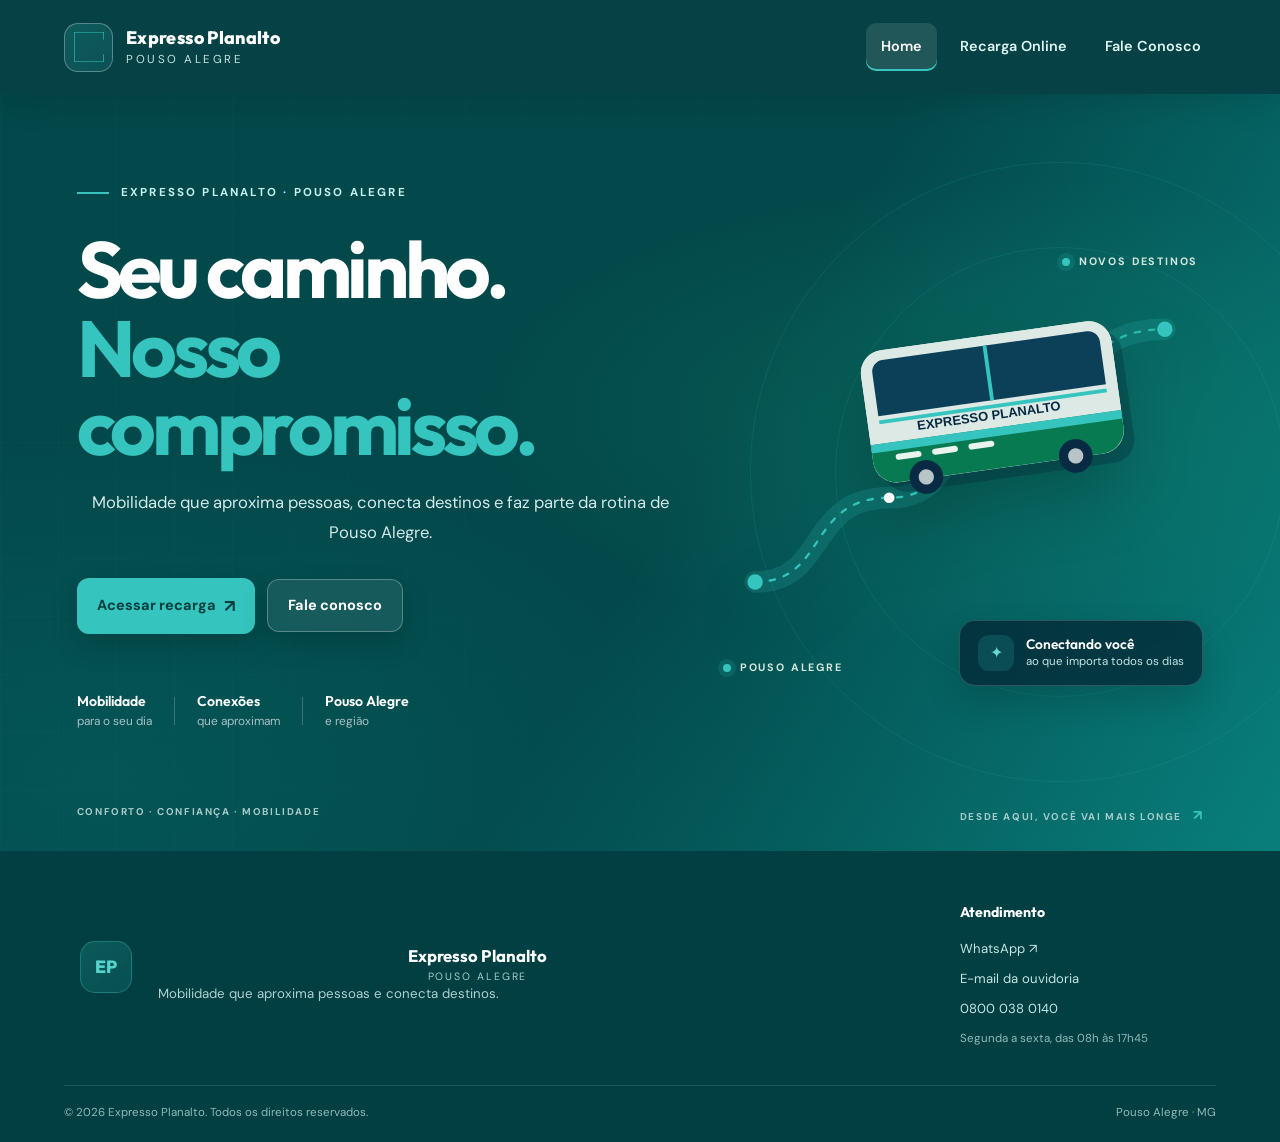
<file: index.html>
<!DOCTYPE html>
<html lang="pt-BR">

<head>
    <meta charset="utf-8" />
    <meta content="width=device-width, initial-scale=1.0" name="viewport" />
    <title>Expresso Planalto - Pouso Alegre</title>
    <link href="https://fonts.googleapis.com" rel="preconnect" />
    <link crossorigin="" href="https://fonts.gstatic.com" rel="preconnect" />
    <link
        href="https://fonts.googleapis.com/css2?family=DM+Sans:wght@400;500;600;700&amp;family=Outfit:wght@400;500;600;700;800&amp;display=swap"
        rel="stylesheet" />
    <link href="style.css" rel="stylesheet" />
</head>

<body class="home-document">
    <header>
        <div class="header-container">
            <div class="logo">
                <span class="logo-box">
                    <svg aria-hidden="true" data-bbox="0 0 200 200" preserveaspectratio="xMidYMid meet"
                        role="presentation" version="1.1" viewbox="0 0 200 200" xmlns="http://www.w3.org/2000/svg">
                        <g>
                            <path d="M196,52V4H4v192h192v-48h4v52H0V0h200v52H196z"></path>
                        </g>
                    </svg>
                </span>
                <div class="topo">
                    <h1>Expresso Planalto</h1>
                    <span>Pouso Alegre</span>
                </div>
            </div>
            <button aria-controls="mainNavigation" aria-expanded="false" aria-label="Abrir menu de navegação"
                class="menu-toggle" onclick="toggleMenu()" type="button">
                <span></span>
                <span></span>
                <span></span>
            </button>
            <nav id="mainNavigation">
                <ul>
                    <li><a class="nav-link active" href="index.html">Home</a></li>
                    <li><a class="nav-link" href="recarga-online.html">Recarga Online</a></li>
                    <li><a class="nav-link" href="fale-conosco.html">Fale Conosco</a></li>
                </ul>
            </nav>
        </div>
    </header>
    <main>
        <section class="page active" id="home">
            <div class="home-orbit orbit-one"></div>
            <div class="home-orbit orbit-two"></div>
            <div class="home-content">
                <div class="home-kicker"><span class="kicker-line"></span> EXPRESSO PLANALTO · POUSO ALEGRE</div>
                <h2>Seu caminho.<br /><span>Nosso compromisso.</span></h2>
                <p class="home-description home-description-centered">Mobilidade que aproxima pessoas, conecta destinos
                    e faz parte da rotina de Pouso Alegre.</p>
                <div class="home-actions">
                    <a href="recarga-online.html">Acessar recarga <span>↗</span></a>
                    <a class="secondary" href="fale-conosco.html">Fale conosco</a>
                </div>
                <div class="home-highlights">
                    <div><strong>Mobilidade</strong><span>para o seu dia</span></div><i></i>
                    <div><strong>Conexões</strong><span>que aproximam</span></div><i></i>
                    <div><strong>Pouso Alegre</strong><span>e região</span></div>
                </div>
            </div>
            <div aria-hidden="true" class="home-visual">
                <div class="route-label label-origin"><span></span> POUSO ALEGRE</div>
                <svg class="route-art" fill="none" viewbox="0 0 640 520" xmlns="http://www.w3.org/2000/svg">
                    <path d="M55 410C150 410 122 300 230 300C338 300 290 165 405 165C495 165 480 80 590 80"
                        stroke="url(#routeGradient)" stroke-dasharray="7 12" stroke-linecap="round" stroke-width="3">
                    </path>
                    <path d="M55 410C150 410 122 300 230 300C338 300 290 165 405 165C495 165 480 80 590 80"
                        stroke="#35C5BE" stroke-linecap="round" stroke-opacity=".16" stroke-width="28"></path>
                    <circle cx="55" cy="410" fill="#35C5BE" r="10"></circle>
                    <circle cx="230" cy="300" fill="#fff" r="7"></circle>
                    <circle cx="405" cy="165" fill="#fff" r="7"></circle>
                    <circle cx="590" cy="80" fill="#35C5BE" r="10"></circle>
                    <g transform="translate(190 72) rotate(-8 160 120)">
                        <rect fill="#041F32" fill-opacity=".28" height="174" rx="30" width="330" x="24" y="32"></rect>
                        <rect fill="#F5F8F6" height="174" rx="30" width="330" x="12" y="18"></rect>
                        <path d="M42 18H312C329 18 342 31 342 48V139H12V48C12 31 25 18 42 18Z" fill="#DCE9E5"></path>
                        <path d="M42 31H312C320 31 327 38 327 46V103H27V46C27 38 34 31 42 31Z" fill="#0B4058"></path>
                        <path d="M177 31V103M27 111H327" stroke="#35C5BE" stroke-width="5"></path>
                        <path d="M12 139H342V161C342 178 328 192 311 192H43C26 192 12 178 12 161V139Z" fill="#087A52">
                        </path>
                        <path d="M12 139H342V150H12Z" fill="#35C5BE"></path>
                        <rect fill="#EAF4EE" height="8" rx="4" width="34" x="42" y="155"></rect>
                        <rect fill="#EAF4EE" height="8" rx="4" width="34" x="90" y="155"></rect>
                        <rect fill="#EAF4EE" height="8" rx="4" width="34" x="138" y="155"></rect>
                        <circle cx="78" cy="190" fill="#082B43" r="22"></circle>
                        <circle cx="78" cy="190" fill="#B7C5C9" r="10"></circle>
                        <circle cx="275" cy="190" fill="#082B43" r="22"></circle>
                        <circle cx="275" cy="190" fill="#B7C5C9" r="10"></circle>
                        <text fill="#082B43" font-family="Arial,sans-serif" font-size="17" font-weight="700"
                            text-anchor="middle" x="170" y="128">EXPRESSO PLANALTO</text>
                    </g>
                    <defs>
                        <lineargradient gradientunits="userSpaceOnUse" id="routeGradient" x1="55" x2="590" y1="410"
                            y2="80">
                            <stop stop-color="#35C5BE"></stop>
                            <stop offset="1" stop-color="#22B99A"></stop>
                        </lineargradient>
                    </defs>
                </svg>
                <div class="route-label label-destination"><span></span> NOVOS DESTINOS</div>
                <div class="visual-note"><span class="note-icon">✦</span>
                    <div><strong>Conectando você</strong><small>ao que importa todos os dias</small></div>
                </div>
            </div>
            <div class="home-bottom-line"><span>CONFORTO · CONFIANÇA · MOBILIDADE</span><span>DESDE AQUI, VOCÊ VAI MAIS
                    LONGE <b>↗</b></span></div>
        </section>
    </main>
    <footer class="site-footer">
        <div class="footer-main footer-main-simple">
            <div class="footer-brand">
                <div class="footer-logo">EP</div>
                <div><strong>Expresso Planalto</strong><span>Pouso Alegre</span></div>
                <p>Mobilidade que aproxima pessoas e conecta destinos.</p>
            </div>
            <div class="footer-contact">
                <h3>Atendimento</h3>
                <a href="https://wa.me/5535999973408" rel="noopener" target="_blank">WhatsApp ↗</a>
                <a href="mailto:ouvidoria1pousoalegre@gmail.com">E-mail da ouvidoria</a>
                <span>0800 038 0140</span>
                <small>Segunda a sexta, das 08h às 17h45</small>
            </div>
        </div>
        <div class="footer-bottom"><span>© 2026 Expresso Planalto. Todos os direitos reservados.</span><span>Pouso
                Alegre · MG</span></div>
    </footer>
    <script src="script.js"></script>
</body>

</html>
</file>
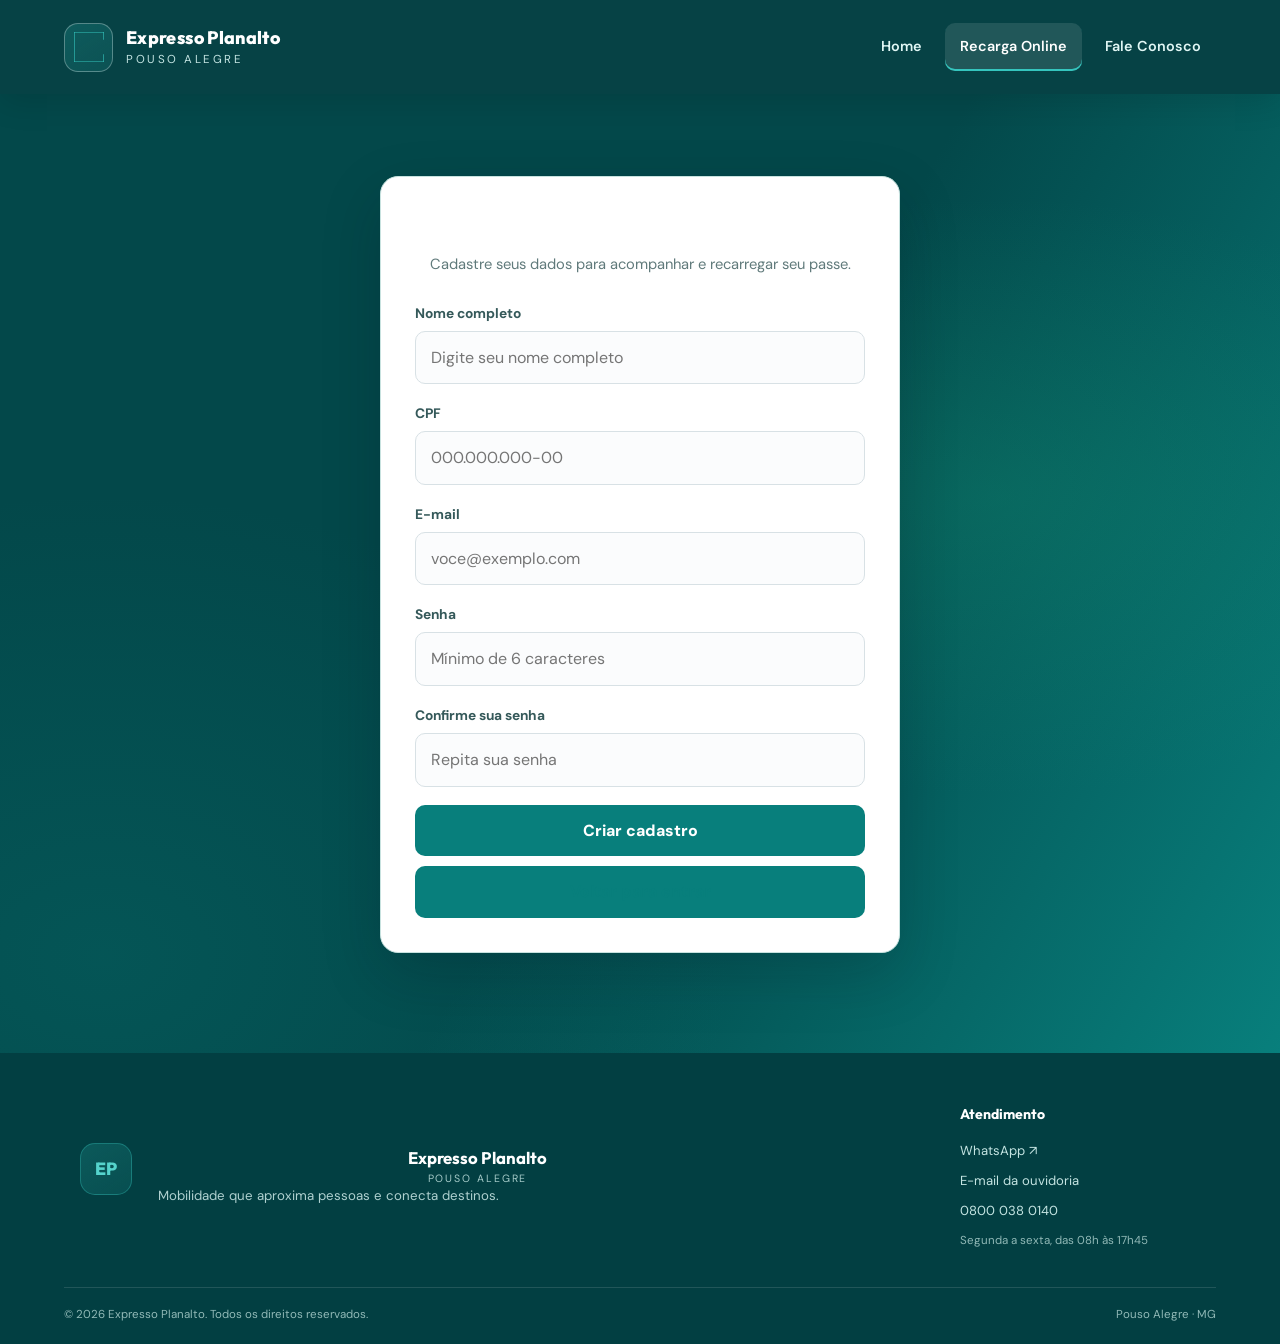
<file: cadastro.html>
<!DOCTYPE html>
<html lang="pt-BR">

<head>
    <meta charset="utf-8" />
    <meta content="width=device-width, initial-scale=1.0" name="viewport" />
    <title>Cadastro - Expresso Planalto</title>
    <link href="https://fonts.googleapis.com" rel="preconnect" />
    <link crossorigin="" href="https://fonts.gstatic.com" rel="preconnect" />
    <link
        href="https://fonts.googleapis.com/css2?family=DM+Sans:wght@400;500;600;700&amp;family=Outfit:wght@400;500;600;700;800&amp;display=swap"
        rel="stylesheet" />
    <link href="style.css" rel="stylesheet" />
</head>

<body class="recharge-document">
    <header>
        <div class="header-container">
            <div class="logo">
                <span class="logo-box">
                    <svg aria-hidden="true" data-bbox="0 0 200 200" preserveaspectratio="xMidYMid meet"
                        role="presentation" version="1.1" viewbox="0 0 200 200" xmlns="http://www.w3.org/2000/svg">
                        <g>
                            <path d="M196,52V4H4v192h192v-48h4v52H0V0h200v52H196z"></path>
                        </g>
                    </svg>
                </span>
                <div class="topo">
                    <h1>Expresso Planalto</h1>
                    <span>Pouso Alegre</span>
                </div>
            </div>
            <button aria-controls="mainNavigation" aria-expanded="false" aria-label="Abrir menu de navegação"
                class="menu-toggle" onclick="toggleMenu()" type="button">
                <span></span>
                <span></span>
                <span></span>
            </button>
            <nav id="mainNavigation">
                <ul>
                    <li><a class="nav-link" href="index.html">Home</a></li>
                    <li><a class="nav-link active" href="recarga-online.html">Recarga Online</a></li>
                    <li><a class="nav-link" href="fale-conosco.html">Fale Conosco</a></li>
                </ul>
            </nav>
        </div>
    </header>
    <main>
        <section class="page" id="cadastro">
            <div class="auth-card">
                <h2>Crie sua conta</h2>
                <p class="auth-intro">Cadastre seus dados para acompanhar e recarregar seu passe.</p>
                <form onsubmit="handleRegistration(event)">
                    <div class="form-group"><label for="fullName">Nome completo</label><input id="fullName"
                            placeholder="Digite seu nome completo" required type="text" autocomplete="name" /></div>
                    <div class="form-group"><label for="registrationCpf">CPF</label><input id="registrationCpf"
                            placeholder="000.000.000-00" required type="text" autocomplete="off" /></div>
                    <div class="form-group"><label for="email">E-mail</label><input id="email"
                            placeholder="voce@exemplo.com" required type="email" autocomplete="email" /></div>
                    <div class="form-group"><label for="registrationPassword">Senha</label><input
                            id="registrationPassword" minlength="6" placeholder="Mínimo de 6 caracteres" required
                            type="password" autocomplete="new-password" /></div>
                    <div class="form-group"><label for="confirmPassword">Confirme sua senha</label><input
                            id="confirmPassword" minlength="6" placeholder="Repita sua senha" required type="password"
                            autocomplete="new-password" /></div>
                    <div class="alert" id="registrationAlert" role="status" aria-live="polite"></div>
                    <button class="btn" type="submit">Criar cadastro</button>
                    <a class="btn cadastro btn-link" href="recarga-online.html">Voltar para entrar</a>
                </form>
            </div>
        </section>
    </main>
    <footer class="site-footer">
        <div class="footer-main footer-main-simple">
            <div class="footer-brand">
                <div class="footer-logo">EP</div>
                <div><strong>Expresso Planalto</strong><span>Pouso Alegre</span></div>
                <p>Mobilidade que aproxima pessoas e conecta destinos.</p>
            </div>
            <div class="footer-contact">
                <h3>Atendimento</h3>
                <a href="https://wa.me/5535999973408" rel="noopener" target="_blank">WhatsApp ↗</a>
                <a href="mailto:ouvidoria1pousoalegre@gmail.com">E-mail da ouvidoria</a>
                <span>0800 038 0140</span>
                <small>Segunda a sexta, das 08h às 17h45</small>
            </div>
        </div>
        <div class="footer-bottom"><span>© 2026 Expresso Planalto. Todos os direitos reservados.</span><span>Pouso
                Alegre · MG</span></div>
    </footer>
    <script src="script.js"></script>
</body>

</html>
</file>
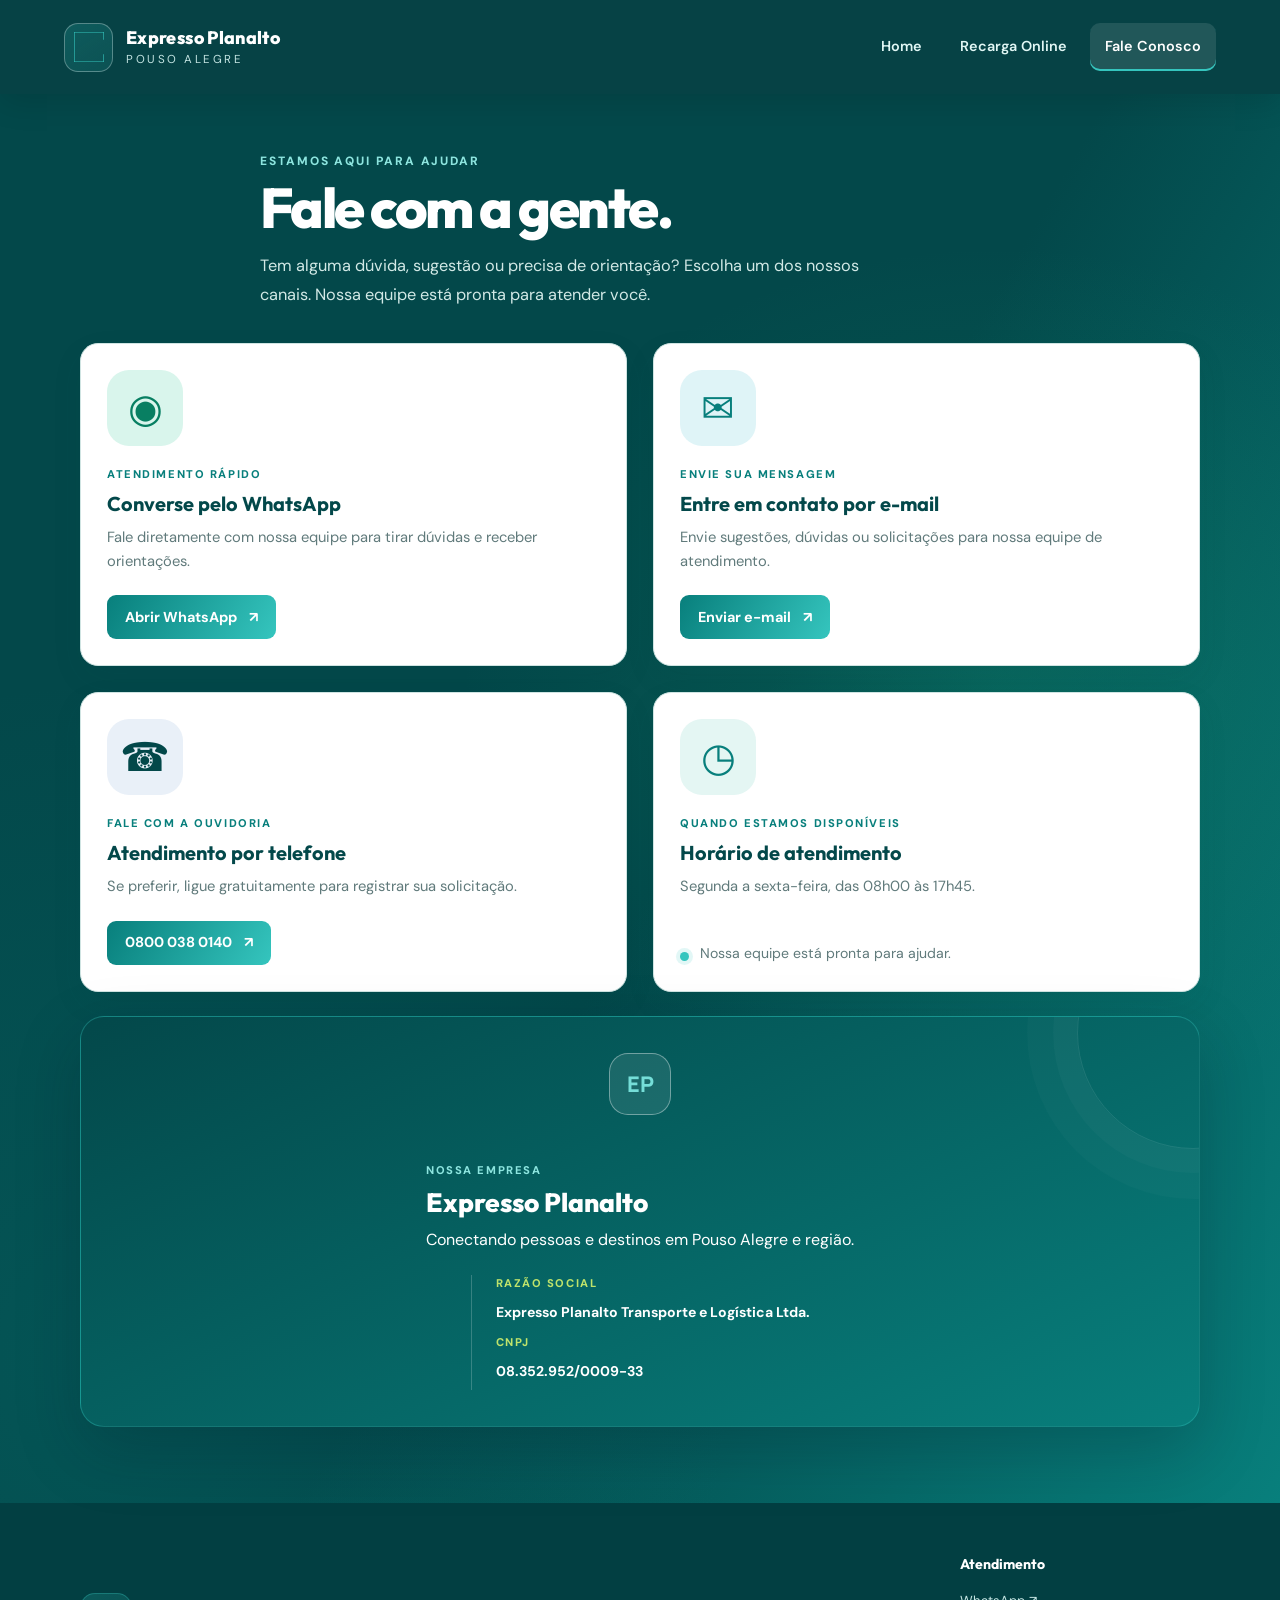
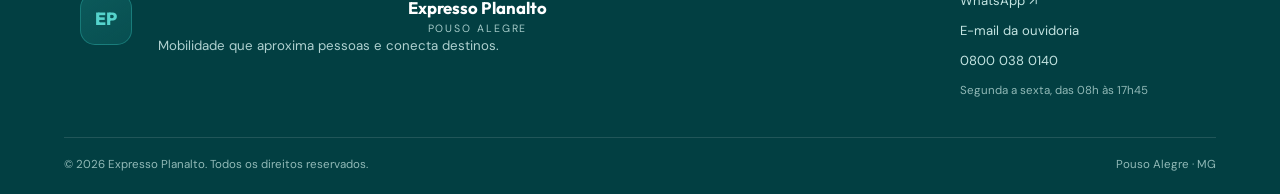
<file: fale-conosco.html>
<!DOCTYPE html>
<html lang="pt-BR">

<head>
  <meta charset="utf-8" />
  <meta content="width=device-width, initial-scale=1.0" name="viewport" />
  <title>Fale Conosco - Expresso Planalto</title>
  <link href="https://fonts.googleapis.com" rel="preconnect" />
  <link crossorigin="" href="https://fonts.gstatic.com" rel="preconnect" />
  <link
    href="https://fonts.googleapis.com/css2?family=DM+Sans:wght@400;500;600;700&amp;family=Outfit:wght@400;500;600;700;800&amp;display=swap"
    rel="stylesheet" />
  <link href="style.css" rel="stylesheet" />
</head>

<body class="contact-document">
  <header>
    <div class="header-container">
      <div class="logo">
        <span class="logo-box">
          <svg aria-hidden="true" data-bbox="0 0 200 200" preserveaspectratio="xMidYMid meet" role="presentation"
            version="1.1" viewbox="0 0 200 200" xmlns="http://www.w3.org/2000/svg">
            <g>
              <path d="M196,52V4H4v192h192v-48h4v52H0V0h200v52H196z"></path>
            </g>
          </svg>
        </span>
        <div class="topo">
          <h1>Expresso Planalto</h1>
          <span>Pouso Alegre</span>
        </div>
      </div>
      <button aria-controls="mainNavigation" aria-expanded="false" aria-label="Abrir menu de navegação"
        class="menu-toggle" onclick="toggleMenu()" type="button">
        <span></span>
        <span></span>
        <span></span>
      </button>
      <nav id="mainNavigation">
        <ul>
          <li><a class="nav-link" href="index.html">Home</a></li>
          <li><a class="nav-link" href="recarga-online.html">Recarga Online</a></li>
          <li><a class="nav-link active" href="fale-conosco.html">Fale Conosco</a></li>
        </ul>
      </nav>
    </div>
  </header>
  <main>
    <section class="page contact-page" id="faleConosco">
      <div class="contact-heading">
        <div class="section-kicker">Estamos aqui para ajudar</div>
        <h2>Fale com a gente.</h2>
        <p class="page-intro">Tem alguma dúvida, sugestão ou precisa de orientação? Escolha um dos nossos canais. Nossa
          equipe está pronta para atender você.</p>
      </div>
      <div class="contact-layout contact-card-grid">
        <article class="contact-option-card">
          <div class="option-illustration whatsapp-illustration" aria-hidden="true">◉</div>
          <span class="contact-eyebrow">Atendimento rápido</span>
          <h3>Converse pelo WhatsApp</h3>
          <p>Fale diretamente com nossa equipe para tirar dúvidas e receber orientações.</p>
          <a class="contact-card-button" href="https://wa.me/5535999973408" rel="noopener" target="_blank">Abrir
            WhatsApp <span aria-hidden="true">↗</span></a>
        </article>
        <article class="contact-option-card">
          <div class="option-illustration email-illustration" aria-hidden="true">✉</div>
          <span class="contact-eyebrow">Envie sua mensagem</span>
          <h3>Entre em contato por e-mail</h3>
          <p>Envie sugestões, dúvidas ou solicitações para nossa equipe de atendimento.</p>
          <a class="contact-card-button" href="mailto:ouvidoria1pousoalegre@gmail.com">Enviar e-mail <span
              aria-hidden="true">↗</span></a>
        </article>
        <article class="contact-option-card">
          <div class="option-illustration phone-illustration" aria-hidden="true">☎</div>
          <span class="contact-eyebrow">Fale com a ouvidoria</span>
          <h3>Atendimento por telefone</h3>
          <p>Se preferir, ligue gratuitamente para registrar sua solicitação.</p>
          <a class="contact-card-button" href="tel:08000380140">0800 038 0140 <span aria-hidden="true">↗</span></a>
        </article>
        <article class="contact-option-card hours-option-card">
          <div class="option-illustration hours-illustration" aria-hidden="true">◷</div>
          <span class="contact-eyebrow">Quando estamos disponíveis</span>
          <h3>Horário de atendimento</h3>
          <p>Segunda a sexta-feira, das 08h00 às 17h45.</p>
          <div class="contact-card-note"><span class="hours-dot"></span> Nossa equipe está pronta para ajudar.</div>
        </article>
      </div>
      <aside class="company-card company-card-modern">
        <div class="company-mark">EP</div>
        <div><span class="contact-eyebrow">Nossa empresa</span>
          <h3>Expresso Planalto</h3>
          <p>Conectando pessoas e destinos em Pouso Alegre e região.</p>
        </div>
        <div class="company-details"><span class="company-label">Razão social</span><strong>Expresso Planalto Transporte
            e Logística Ltda.</strong><span class="company-label">CNPJ</span><strong>08.352.952/0009-33</strong></div>
      </aside>
    </section>
  </main>
  <footer class="site-footer">
    <div class="footer-main footer-main-simple">
      <div class="footer-brand">
        <div class="footer-logo">EP</div>
        <div><strong>Expresso Planalto</strong><span>Pouso Alegre</span></div>
        <p>Mobilidade que aproxima pessoas e conecta destinos.</p>
      </div>
      <div class="footer-contact">
        <h3>Atendimento</h3>
        <a href="https://wa.me/5535999973408" rel="noopener" target="_blank">WhatsApp ↗</a>
        <a href="mailto:ouvidoria1pousoalegre@gmail.com">E-mail da ouvidoria</a>
        <span>0800 038 0140</span>
        <small>Segunda a sexta, das 08h às 17h45</small>
      </div>
    </div>
    <div class="footer-bottom"><span>© 2026 Expresso Planalto. Todos os direitos reservados.</span><span>Pouso Alegre ·
        MG</span></div>
  </footer>
  <script src="script.js"></script>
</body>

</html>
</file>
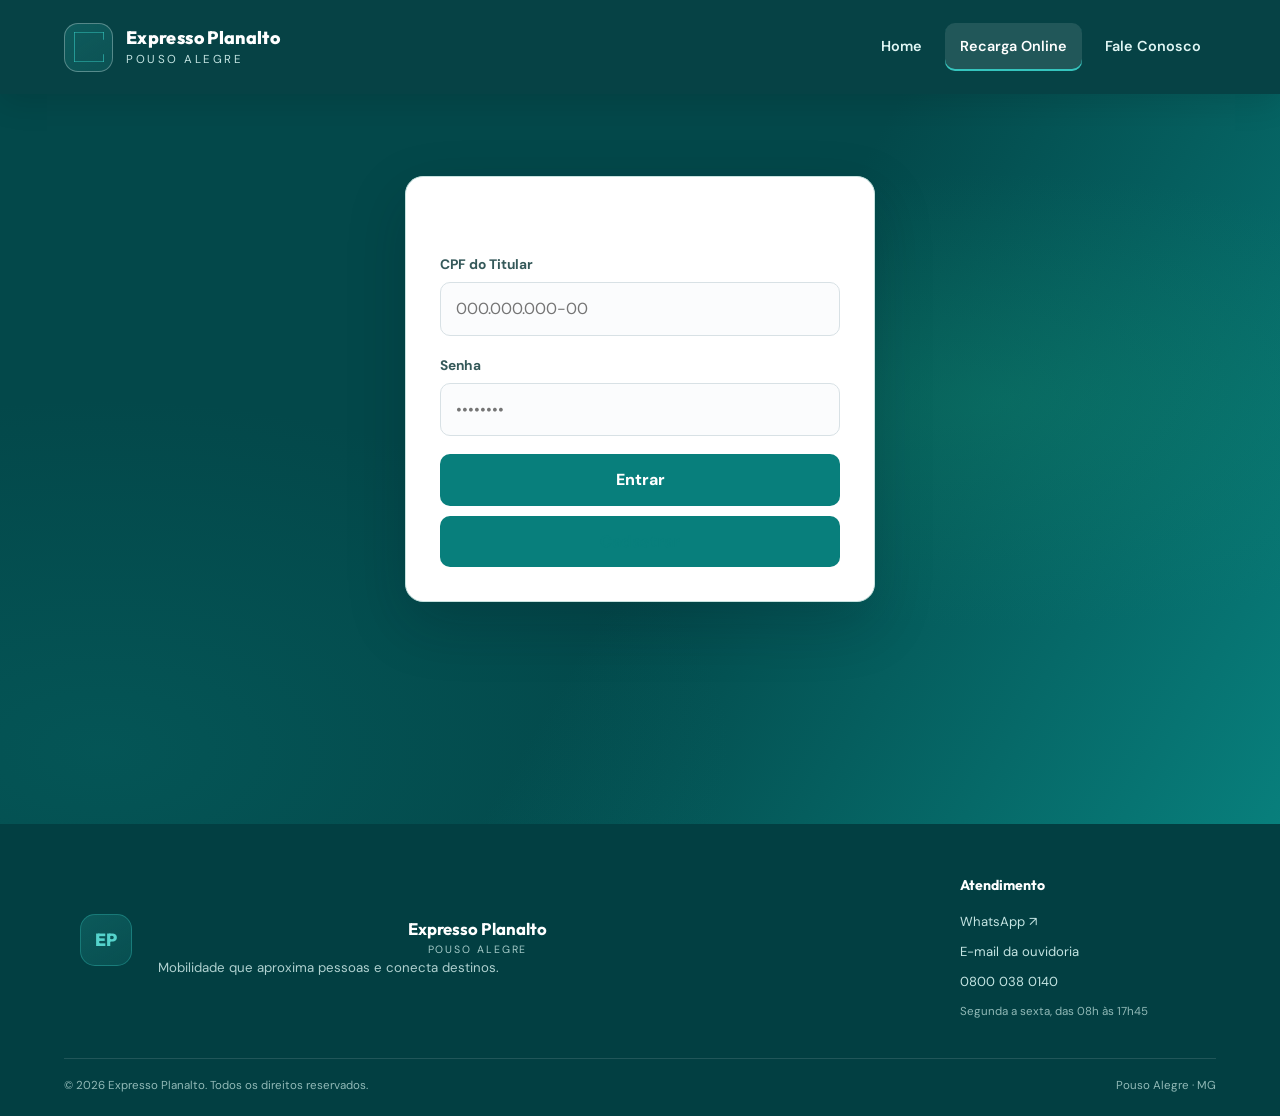
<file: recarga-online.html>
<!DOCTYPE html>
<html lang="pt-BR">

<head>
  <meta charset="utf-8" />
  <meta content="width=device-width, initial-scale=1.0" name="viewport" />
  <title>Recarga Online - Expresso Planalto</title>
  <link href="https://fonts.googleapis.com" rel="preconnect" />
  <link crossorigin="" href="https://fonts.gstatic.com" rel="preconnect" />
  <link
    href="https://fonts.googleapis.com/css2?family=DM+Sans:wght@400;500;600;700&amp;family=Outfit:wght@400;500;600;700;800&amp;display=swap"
    rel="stylesheet" />
  <link href="style.css" rel="stylesheet" />
</head>

<body class="recharge-document">
  <header>
    <div class="header-container">
      <div class="logo">
        <span class="logo-box">
          <svg aria-hidden="true" data-bbox="0 0 200 200" preserveaspectratio="xMidYMid meet" role="presentation"
            version="1.1" viewbox="0 0 200 200" xmlns="http://www.w3.org/2000/svg">
            <g>
              <path d="M196,52V4H4v192h192v-48h4v52H0V0h200v52H196z"></path>
            </g>
          </svg>
        </span>
        <div class="topo">
          <h1>Expresso Planalto</h1>
          <span>Pouso Alegre</span>
        </div>
      </div>
      <button aria-controls="mainNavigation" aria-expanded="false" aria-label="Abrir menu de navegação"
        class="menu-toggle" onclick="toggleMenu()" type="button">
        <span></span>
        <span></span>
        <span></span>
      </button>
      <nav id="mainNavigation">
        <ul>
          <li><a class="nav-link" href="index.html">Home</a></li>
          <li><a class="nav-link active" href="recarga-online.html">Recarga Online</a></li>
          <li><a class="nav-link" href="fale-conosco.html">Fale Conosco</a></li>
        </ul>
      </nav>
    </div>
  </header>
  <main>
    <div>
      <section class="page" id="recarga">
        <!-- Formulário de Login -->
        <div class="auth-card" id="loginView">
          <h2>Área do Usuário</h2>
          <form onsubmit="handleLogin(event)">
            <div class="form-group">
              <label for="cpf">CPF do Titular</label>
              <input id="cpf" placeholder="000.000.000-00" required="" type="text" />
            </div>
            <div class="form-group">
              <label for="password">Senha</label>
              <input id="password" placeholder="••••••••" required="" type="password" />
            </div>
            <button class="btn" type="submit">Entrar</button>
            <a class="btn cadastro btn-link" href="cadastro.html">Cadastrar</a>
          </form>
        </div>
        <!-- Painel de Recarga -->
        <div class="dashboard" id="dashboardView" style="display: none;">
          <div class="dashboard-heading">
            <div><span class="dashboard-eyebrow">ÁREA DO USUÁRIO</span>
              <h2>Minha conta</h2>
            </div><button class="logout-btn" onclick="handleLogout()" type="button">Sair <span
                aria-hidden="true">↗</span></button>
          </div>
          <!-- Cartão / Saldo -->
          <div class="balance-card">
            <div>
              <span>Saldo Atual</span>
              <div class="balance-amount" id="cardBalance">R$ 45,50</div>
            </div>
            <div>
              <span>Cartão Cidadão</span>
              <div class="card-number">8020 •••• •••• 4192</div>
            </div>
          </div>
          <!-- Formulário de Recarga -->
          <div class="recharge-panel">
            <h3>Nova Recarga</h3>
            <div class="alert alert-success" id="successAlert">
              Recarga efetuada com sucesso!
            </div>
            <form onsubmit="handleRecharge(event)">
              <div class="form-group">
                <label>Selecione um valor de recarga</label>
                <div class="preset-values">
                  <button class="preset-btn" onclick="selectPreset(20, this)" type="button">R$ 20</button>
                  <button class="preset-btn" onclick="selectPreset(50, this)" type="button">R$ 50</button>
                  <button class="preset-btn" onclick="selectPreset(100, this)" type="button">R$ 100</button>
                  <button class="preset-btn" onclick="selectPreset(150, this)" type="button">R$ 150</button>
                </div>
              </div>
              <div class="form-group">
                <label for="rechargeValue">Outro Valor (R$)</label>
                <input id="rechargeValue" min="5" placeholder="Ex: 35,00" required="" step="0.50" type="number" />
              </div>
              <button class="btn" type="submit">Efetuar Recarga Online</button>
            </form>
          </div>
        </div>
      </section>
    </div>
  </main>
  <footer class="site-footer">
    <div class="footer-main footer-main-simple">
      <div class="footer-brand">
        <div class="footer-logo">EP</div>
        <div><strong>Expresso Planalto</strong><span>Pouso Alegre</span></div>
        <p>Mobilidade que aproxima pessoas e conecta destinos.</p>
      </div>
      <div class="footer-contact">
        <h3>Atendimento</h3>
        <a href="https://wa.me/5535999973408" rel="noopener" target="_blank">WhatsApp ↗</a>
        <a href="mailto:ouvidoria1pousoalegre@gmail.com">E-mail da ouvidoria</a>
        <span>0800 038 0140</span>
        <small>Segunda a sexta, das 08h às 17h45</small>
      </div>
    </div>
    <div class="footer-bottom"><span>© 2026 Expresso Planalto. Todos os direitos reservados.</span><span>Pouso Alegre ·
        MG</span></div>
  </footer>
  <script src="script.js"></script>
</body>

</html>
</file>
<file: style.css>
@import url('https://fonts.googleapis.com/css2?family=DM+Sans:wght@400;500;600;700;800&family=Manrope:wght@500;600;700;800&display=swap');

:root {
  --navy: #03484A;
  --green: #087F7C;
  --lime: #35C5BE;
  --teal: #35C5BE;
  --ink: #173B3D;
  --muted: #607A7B;
  --paper: #F2F8F8;
  --white: #fff;
  --line: #D9E9E8;
  --shadow: 0 18px 50px rgba(8, 43, 67, .10)
}

* {
  box-sizing: border-box;
  margin: 0;
  padding: 0
}

html {
  scroll-behavior: smooth
}

body {
  min-height: 100vh;
  background: var(--paper);
  color: var(--ink);
  font-family: 'DM Sans', 'Segoe UI', sans-serif;
  line-height: 1.6
}

button,
input {
  font: inherit
}

button,
a {
  -webkit-tap-highlight-color: transparent
}

header {
  position: relative;
  z-index: 20;
  background: rgba(5, 35, 55, .97);
  color: #fff;
  padding: 0 5%;
  box-shadow: 0 8px 30px rgba(0, 0, 0, .12)
}

.header-container {
  max-width: 1240px;
  min-height: 94px;
  margin: auto;
  display: flex;
  align-items: center;
  justify-content: space-between;
  gap: 28px
}

.logo {
  display: flex;
  align-items: center;
  gap: 13px;
  text-decoration: none;
  color: #fff
}

.logo-box {
  width: 49px;
  height: 49px;
  border: 1px solid rgba(255, 255, 255, .3);
  border-radius: 14px;
  display: grid;
  place-items: center;
  background: linear-gradient(145deg, rgba(53, 197, 190, .2), rgba(53, 197, 190, .15))
}

.logo svg {
  width: 30px;
  height: 30px;
  fill: var(--lime);
  margin: 0
}

.topo {
  display: flex;
  flex-direction: column;
  line-height: 1.15;
  letter-spacing: .04em
}

.topo h1 {
  font-family: Manrope, sans-serif;
  font-size: 1.12rem;
  font-weight: 800;
  letter-spacing: .02em
}

.topo span {
  font-size: .72rem;
  color: #C4E4E2;
  letter-spacing: .22em;
  text-transform: uppercase;
  margin-top: 5px
}

nav ul {
  display: flex;
  list-style: none;
  align-items: center;
  gap: 8px
}

nav a {
  display: block;
  color: #E1F7F5;
  text-decoration: none;
  font-size: .9rem;
  font-weight: 600;
  padding: 12px 15px;
  border-radius: 10px;
  transition: .2s
}

nav a:hover,
nav a.active {
  color: #fff;
  background: rgba(255, 255, 255, .11)
}

nav a.active {
  box-shadow: inset 0 -2px var(--lime)
}

.menu-toggle {
  display: none
}

main {
  max-width: 1240px;
  margin: 0 auto;
  padding: 42px 28px 72px;
  min-height: calc(100vh - 170px)
}

.page {
  display: none;
  animation: fadeUp .35s ease
}

.page.active {
  display: block
}

@keyframes fadeUp {
  from {
    opacity: 0;
    transform: translateY(10px)
  }

  to {
    opacity: 1;
    transform: translateY(0)
  }
}

#home {
  min-height: 570px;
  margin: -42px -28px 0;
  padding: 0;
  position: relative;
  overflow: hidden;
  border-radius: 0 0 28px 28px;
  background: #03484A url('img/img-1.png') center/cover no-repeat;
  display: none;
  align-items: flex-end
}

#home.active {
  display: flex
}

#home:after {
  content: "";
  position: absolute;
  inset: 0;
  background: linear-gradient(90deg, rgba(4, 27, 44, .30), transparent 75%), linear-gradient(0deg, rgba(3, 25, 40, .35), transparent 50%);
  pointer-events: none
}

#home h2 {
  position: relative;
  z-index: 1;
  margin: 0 0 36px 5%;
  color: #fff;
  font-family: Manrope, sans-serif;
  font-size: clamp(1.2rem, 3vw, 2rem);
  letter-spacing: .08em;
  text-shadow: 0 2px 15px #001b2c
}

#home h2.green {
  display: none
}

.home-actions {
  position: absolute;
  z-index: 2;
  left: 5%;
  bottom: 92px;
  display: flex;
  gap: 12px;
  flex-wrap: wrap
}

.home-actions a {
  display: inline-flex;
  align-items: center;
  justify-content: center;
  text-decoration: none;
  padding: 12px 20px;
  border-radius: 10px;
  font-weight: 700;
  background: var(--lime);
  color: #173B3D;
  box-shadow: 0 8px 22px rgba(0, 0, 0, .2);
  transition: .2s
}

.home-actions a.secondary {
  background: rgba(255, 255, 255, .14);
  color: white;
  border: 1px solid rgba(255, 255, 255, .65);
  backdrop-filter: blur(8px)
}

.home-actions a:hover {
  transform: translateY(-3px)
}

.page:not(#home)>h2 {
  font: 800 clamp(1.8rem, 4vw, 2.5rem) Manrope, sans-serif;
  color: var(--navy);
  letter-spacing: -.04em;
  margin: 0 0 10px
}

.page:not(#home)>p {
  color: var(--muted);
  margin-bottom: 28px
}

.section-kicker {
  font-size: .75rem;
  font-weight: 800;
  letter-spacing: .16em;
  text-transform: uppercase;
  color: var(--green);
  margin-bottom: 8px
}

.info-grid {
  display: grid;
  grid-template-columns: repeat(3, 1fr);
  gap: 18px;
  margin-top: 32px
}

.info-card,
.auth-card,
.recharge-panel,
.balance-card,
.contact-card {
  background: #fff;
  border: 1px solid var(--line);
  border-radius: 18px;
  padding: 26px;
  box-shadow: var(--shadow)
}

.info-card {
  transition: transform .25s, box-shadow .25s
}

.info-card:hover {
  transform: translateY(-5px);
  box-shadow: 0 22px 45px rgba(8, 43, 67, .14)
}

.info-icon {
  width: 48px;
  height: 48px;
  border-radius: 14px;
  display: grid;
  place-items: center;
  background: #E1F7F5;
  color: var(--green);
  font-size: 1.35rem;
  margin-bottom: 17px
}

.info-card h3 {
  font: 800 1.05rem Manrope, sans-serif;
  color: var(--navy);
  margin-bottom: 7px
}

.info-card p {
  font-size: .92rem;
  color: var(--muted);
  margin: 0 !important
}

.page-intro {
  max-width: 680px
}

.auth-card {
  max-width: 470px;
  margin: 24px auto;
  padding: 34px
}

.auth-card h2 {
  text-align: center;
  color: var(--navy);
  font: 800 1.7rem Manrope, sans-serif;
  margin-bottom: 8px
}

.auth-intro {
  text-align: center;
  color: var(--muted);
  font-size: .92rem;
  margin-bottom: 25px
}

.form-group {
  margin-bottom: 18px
}

.form-group label {
  display: block;
  font-size: .86rem;
  font-weight: 700;
  color: #35595A;
  margin-bottom: 7px
}

.form-group input {
  width: 100%;
  padding: 13px 15px;
  border: 1px solid #d8e1e5;
  border-radius: 10px;
  background: #fbfcfd;
  outline: none;
  color: var(--ink);
  transition: .2s
}

.form-group input:focus {
  border-color: var(--teal);
  background: #fff;
  box-shadow: 0 0 0 4px rgba(53, 197, 190, .12)
}

.btn {
  width: 100%;
  padding: 13px 18px;
  border: 0;
  border-radius: 10px;
  background: var(--green);
  color: #fff;
  font-weight: 800;
  cursor: pointer;
  transition: .2s
}

.btn:hover {
  background: #056B68;
  transform: translateY(-1px)
}

.cadastro {
  margin-top: 10px;
  background: #E1F7F5;
  color: var(--green)
}

.cadastro:hover {
  background: #C9F0ED;
  color: #056B68
}

.dashboard {
  display: grid;
  grid-template-columns: .85fr 1.5fr;
  gap: 22px
}

.balance-card {
  background: linear-gradient(140deg, #03484A, #087F7C);
  color: #fff;
  border: 0;
  display: flex;
  flex-direction: column;
  justify-content: space-between;
  min-height: 260px
}

.balance-card span {
  font-size: .85rem;
  color: #C6F0EC
}

.balance-amount {
  font: 800 2.6rem Manrope, sans-serif;
  margin: 9px 0 26px
}

.card-number {
  font-family: monospace;
  letter-spacing: 2px;
  font-size: 1rem
}

.recharge-panel h3 {
  font: 800 1.25rem Manrope, sans-serif;
  color: var(--navy);
  margin-bottom: 22px
}

.preset-values {
  display: grid;
  grid-template-columns: repeat(4, 1fr);
  gap: 10px;
  margin: 10px 0 20px
}

.preset-btn {
  padding: 11px 8px;
  border: 1px solid #9ADBD6;
  border-radius: 9px;
  background: #F0FAF9;
  color: var(--green);
  font-weight: 800;
  cursor: pointer;
  transition: .2s
}

.preset-btn:hover,
.preset-btn.selected {
  background: var(--green);
  border-color: var(--green);
  color: white
}

.alert {
  display: none;
  padding: 13px 15px;
  border-radius: 10px;
  margin-bottom: 16px;
  font-size: .9rem
}

.alert-success {
  background: #DDF6F3;
  color: #056B68;
  border: 1px solid #B9E8E3
}

.alert-error {
  background: #fff0ef;
  color: #9b302b;
  border: 1px solid #f1ceca
}

.contact-grid {
  display: grid;
  grid-template-columns: 1.1fr .9fr;
  gap: 20px;
  margin-top: 25px
}

.contact-card h3 {
  font: 800 1.1rem Manrope, sans-serif;
  color: var(--navy);
  margin-bottom: 14px
}

.contact-list {
  list-style: none;
  display: grid;
  gap: 12px
}

.contact-list li {
  padding: 12px 14px;
  background: #f5f8f9;
  border-radius: 10px;
  color: #405665;
  font-size: .93rem
}

.contact-list strong {
  color: var(--navy)
}

.contact-card p {
  margin: 10px 0 0 !important
}

.contact-link {
  color: var(--green);
  font-weight: 700;
  text-decoration: none
}

.contact-link:hover {
  text-decoration: underline
}

footer {
  background: #023F42;
  color: #C4E4E2;
  padding: 28px 5%;
  text-align: center;
  font-size: .84rem
}

footer p {
  margin: 0 !important;
  padding: 0 !important
}

footer strong {
  color: #fff
}

@media(max-width:900px) {
  .header-container {
    min-height: 82px
  }

  nav ul {
    gap: 0
  }

  nav a {
    padding: 10px 9px;
    font-size: .82rem
  }

  .info-grid {
    grid-template-columns: repeat(2, 1fr)
  }
}

@media(max-width:760px) {
  header {
    padding: 0 20px
  }

  .header-container {
    min-height: 76px
  }

  .menu-toggle {
    display: flex;
    flex-direction: column;
    justify-content: center;
    gap: 5px;
    width: 44px;
    height: 44px;
    padding: 10px;
    border: 1px solid rgba(255, 255, 255, .25);
    border-radius: 10px;
    background: rgba(255, 255, 255, .08);
    cursor: pointer
  }

  .menu-toggle span {
    display: block;
    width: 22px;
    height: 2px;
    border-radius: 2px;
    background: #fff
  }

  .menu-toggle[aria-expanded=true] {
    background: rgba(255, 255, 255, .16)
  }

  nav {
    display: none;
    position: absolute;
    top: 100%;
    left: 0;
    right: 0;
    padding: 10px 20px 18px;
    background: #023F42;
    box-shadow: 0 14px 22px rgba(0, 0, 0, .18)
  }

  nav.open {
    display: block
  }

  nav ul {
    display: flex;
    flex-direction: column;
    align-items: stretch;
    gap: 4px
  }

  nav a {
    padding: 13px 14px;
    font-size: .95rem
  }

  main {
    padding: 28px 18px 50px
  }

  #home {
    margin: -28px -18px 0;
    min-height: 520px;
    background-position: 58% center
  }

  #home h2 {
    margin-left: 6%;
    margin-bottom: 25px
  }

  .home-actions {
    left: 6%;
    bottom: 75px
  }

  .home-actions a {
    padding: 11px 15px;
    font-size: .88rem
  }

  .dashboard {
    grid-template-columns: 1fr
  }

  .balance-card {
    min-height: 210px
  }

  .contact-grid {
    grid-template-columns: 1fr
  }

  .info-grid {
    grid-template-columns: 1fr
  }

  .auth-card {
    padding: 26px 21px;
    margin: 12px auto
  }

  .preset-values {
    grid-template-columns: repeat(2, 1fr)
  }
}

@media(max-width:420px) {
  .topo h1 {
    font-size: .98rem
  }

  .topo span {
    font-size: .65rem
  }

  .logo-box {
    width: 43px;
    height: 43px
  }

  .home-actions {
    right: 6%;
    display: grid;
    grid-template-columns: 1fr 1fr
  }

  .home-actions a {
    padding: 10px 8px;
    font-size: .8rem
  }

  .balance-amount {
    font-size: 2.2rem
  }
}

@media(prefers-reduced-motion:reduce) {

  *,
  *:before,
  *:after {
    scroll-behavior: auto !important;
    animation-duration: .01ms !important;
    transition-duration: .01ms !important
  }
}

/* Ajustes desta versão: home em tela cheia e contato renovado */
body {
  display: flex;
  flex-direction: column
}

main {
  width: 100%;
  max-width: none;
  flex: 1;
  min-height: 0;
  margin: 0;
  padding: 0;
  display: flex;
  flex-direction: column
}

.page:not(#home) {
  width: min(1240px, 100%);
  margin: 0 auto;
  padding: 46px 28px 68px
}

#home {
  width: 100%;
  flex: 1;
  min-height: calc(100vh - 172px);
  margin: 0;
  border-radius: 0;
  background-position: center center
}

#home.active {
  display: flex
}

#home h2 {
  font-size: clamp(1.6rem, 3.8vw, 3rem);
  line-height: 1.2;
  margin-bottom: 42px
}

.home-actions {
  bottom: 100px
}

.contact-page .contact-heading {
  max-width: 720px;
  margin-bottom: 30px
}

.contact-page .contact-heading>h2 {
  font: 800 clamp(2rem, 4vw, 3rem) Manrope, sans-serif;
  color: var(--navy);
  letter-spacing: -.055em;
  line-height: 1.12;
  margin: 0 0 14px
}

.contact-page .page-intro {
  font-size: 1.02rem;
  line-height: 1.75;
  margin: 0;
  color: var(--muted)
}

.contact-layout {
  display: grid;
  grid-template-columns: minmax(0, 1.45fr) minmax(280px, .75fr);
  gap: 22px;
  align-items: stretch
}

.contact-main-card,
.company-card {
  border: 1px solid var(--line);
  border-radius: 22px;
  box-shadow: var(--shadow)
}

.contact-main-card {
  background: #fff;
  padding: 30px
}

.contact-card-heading {
  display: flex;
  align-items: center;
  gap: 14px;
  margin-bottom: 22px
}

.contact-heading-icon {
  width: 48px;
  height: 48px;
  border-radius: 15px;
  background: #E1F7F5;
  color: var(--green);
  display: grid;
  place-items: center;
  font-size: 1.35rem
}

.contact-eyebrow,
.company-label {
  display: block;
  color: var(--green);
  font-size: .7rem;
  font-weight: 800;
  letter-spacing: .14em;
  text-transform: uppercase
}

.contact-card-heading h3 {
  font: 800 1.25rem Manrope, sans-serif;
  color: var(--navy);
  margin-top: 2px
}

.contact-method {
  display: flex;
  align-items: center;
  gap: 15px;
  padding: 17px 16px;
  border: 1px solid #D9E9E8;
  border-radius: 14px;
  margin-top: 11px;
  text-decoration: none;
  color: var(--ink);
  transition: transform .2s, border-color .2s, background .2s
}

a.contact-method:hover {
  transform: translateY(-2px);
  border-color: #78CCC6;
  background: #fbfefc
}

.method-icon {
  flex: 0 0 42px;
  width: 42px;
  height: 42px;
  display: grid;
  place-items: center;
  border-radius: 12px;
  background: #E1F7F5;
  color: var(--green);
  font-size: 1.2rem
}

.whatsapp-method .method-icon {
  background: #D7F4F1;
  color: #16834f
}

.method-copy {
  display: flex;
  flex: 1;
  min-width: 0;
  flex-direction: column;
  gap: 2px
}

.method-copy strong {
  font: 800 .96rem Manrope, sans-serif;
  color: var(--navy)
}

.method-copy small {
  font-size: .83rem;
  color: var(--muted);
  overflow-wrap: anywhere
}

.method-action {
  font-size: .8rem;
  font-weight: 800;
  color: var(--green);
  white-space: nowrap
}

.contact-static {
  background: #f9fbfb
}

.business-hours {
  display: flex;
  align-items: flex-start;
  gap: 12px;
  margin-top: 22px;
  padding: 17px 4px 0;
  border-top: 1px solid var(--line)
}

.hours-dot {
  width: 9px;
  height: 9px;
  margin-top: 7px;
  border-radius: 50%;
  background: #35C5BE;
  box-shadow: 0 0 0 5px #DDF6F3
}

.business-hours strong {
  font-size: .88rem;
  color: var(--navy)
}

.business-hours p {
  font-size: .84rem;
  color: var(--muted);
  margin-top: 3px
}

.company-card {
  position: relative;
  overflow: hidden;
  background: linear-gradient(150deg, #03484A, #087F7C);
  color: #fff;
  padding: 30px;
  display: flex;
  flex-direction: column;
  align-items: flex-start
}

.company-card:after {
  content: "";
  position: absolute;
  width: 230px;
  height: 230px;
  border: 1px solid rgba(255, 255, 255, .10);
  border-radius: 50%;
  right: -110px;
  top: -100px;
  box-shadow: 0 0 0 24px rgba(255, 255, 255, .025), 0 0 0 50px rgba(255, 255, 255, .02)
}

.company-mark {
  width: 58px;
  height: 58px;
  border: 1px solid rgba(255, 255, 255, .35);
  border-radius: 17px;
  display: grid;
  place-items: center;
  font: 800 1.2rem Manrope, sans-serif;
  color: #35C5BE;
  background: rgba(255, 255, 255, .08);
  margin-bottom: 30px
}

.company-card .contact-eyebrow {
  color: #bfe36b
}

.company-card h3 {
  font: 800 1.65rem Manrope, sans-serif;
  margin: 5px 0 8px
}

.company-card>p {
  color: #d0e0e5;
  font-size: .92rem;
  line-height: 1.65;
  max-width: 290px
}

.company-divider {
  width: 100%;
  height: 1px;
  background: rgba(255, 255, 255, .18);
  margin: 25px 0
}

.company-label {
  color: #bfe36b;
  margin: 0 0 5px
}

.company-card>strong {
  font-size: .9rem;
  font-weight: 600;
  line-height: 1.5;
  margin-bottom: 19px;
  overflow-wrap: anywhere
}

.company-footnote {
  margin-top: auto;
  padding-top: 15px;
  color: #d0e0e5;
  font-size: .82rem
}

@media(max-width:760px) {
  main {
    min-height: 0
  }

  .page:not(#home) {
    padding: 34px 18px 48px
  }

  #home {
    min-height: calc(100vh - 146px);
    background-position: 58% center
  }

  #home h2 {
    font-size: clamp(1.5rem, 7vw, 2.25rem);
    margin-bottom: 32px
  }

  .home-actions {
    bottom: 78px
  }

  .contact-layout {
    grid-template-columns: 1fr;
    gap: 16px
  }

  .contact-main-card,
  .company-card {
    padding: 23px 20px;
    border-radius: 18px
  }

  .contact-page .contact-heading {
    margin-bottom: 23px
  }

  .contact-page .page-intro {
    font-size: .94rem
  }
}

@media(max-width:420px) {
  .method-action {
    font-size: .72rem
  }

  .method-copy small {
    font-size: .77rem
  }

  .contact-method {
    gap: 10px;
    padding: 14px 11px
  }

  .method-icon {
    flex-basis: 38px;
    width: 38px;
    height: 38px
  }
}

/* VERSÃO 3.0 — identidade editorial, tipografia e navegação ampliada */
:root {
  --display: 'Outfit', 'DM Sans', sans-serif;
  --body: 'DM Sans', 'Segoe UI', sans-serif
}

body {
  font-family: var(--body)
}

h1,
h2,
h3,
.topo h1,
.contact-page .contact-heading>h2,
.contact-card-heading h3,
.method-copy strong,
.company-card h3,
.auth-card h2,
.info-card h3 {
  font-family: var(--display) !important
}

#home {
  position: relative;
  isolation: isolate;
  min-height: clamp(650px, calc(100vh - 190px), 900px);
  padding: clamp(48px, 7vw, 100px) max(6vw, calc((100vw - 1240px)/2)) 100px;
  background: radial-gradient(ellipse at 78% 42%, rgba(19, 142, 111, .30), transparent 38%), radial-gradient(ellipse at 8% 90%, rgba(8, 127, 124, .24), transparent 38%), linear-gradient(120deg, #03484A 0%, #03484A 53%, #087F7C 100%);
  display: none;
  align-items: center;
  justify-content: space-between;
  gap: 28px;
  overflow: hidden
}

#home:after {
  content: "";
  position: absolute;
  inset: 0;
  z-index: -1;
  opacity: .13;
  background-image: linear-gradient(rgba(255, 255, 255, .10) 1px, transparent 1px), linear-gradient(90deg, rgba(255, 255, 255, .10) 1px, transparent 1px);
  background-size: 58px 58px;
  mask-image: linear-gradient(90deg, black, transparent 95%)
}

#home.active {
  display: flex
}

.home-content {
  position: relative;
  z-index: 3;
  width: min(54%, 620px);
  padding-bottom: 20px
}

.home-kicker {
  display: flex;
  align-items: center;
  gap: 12px;
  color: #C6F0EC;
  font-size: .72rem;
  font-weight: 700;
  letter-spacing: .19em;
  margin-bottom: 28px
}

.kicker-line {
  width: 32px;
  height: 2px;
  background: #35C5BE
}

#home h2 {
  margin: 0 0 22px;
  color: #fff;
  font: 700 clamp(3.1rem, 6.2vw, 5.7rem)/.99 var(--display);
  letter-spacing: -.055em;
  text-shadow: none
}

#home h2 span {
  color: #35C5BE
}

.home-description {
  max-width: 480px;
  color: #D4E9E8;
  font-size: clamp(1rem, 1.3vw, 1.13rem);
  line-height: 1.8;
  margin-bottom: 30px
}

.home-actions {
  position: static;
  display: flex;
  gap: 12px;
  align-items: center
}

.home-actions a {
  padding: 14px 20px;
  border-radius: 12px;
  background: #35C5BE;
  color: #173B3D;
  box-shadow: 0 12px 28px rgba(0, 0, 0, .16);
  font-size: .91rem
}

.home-actions a span {
  font-size: 1.1rem;
  margin-left: 8px
}

.home-actions a.secondary {
  background: rgba(255, 255, 255, .07);
  border: 1px solid rgba(255, 255, 255, .28);
  color: #fff;
  backdrop-filter: blur(8px)
}

.home-actions a:hover {
  transform: translateY(-3px);
  filter: brightness(1.05)
}

.home-highlights {
  display: flex;
  align-items: center;
  gap: 22px;
  margin-top: 58px;
  color: #fff
}

.home-highlights div {
  display: flex;
  flex-direction: column;
  gap: 2px
}

.home-highlights strong {
  font: 600 .88rem var(--display)
}

.home-highlights span {
  font-size: .74rem;
  color: #a9c0c8
}

.home-highlights i {
  height: 28px;
  width: 1px;
  background: rgba(255, 255, 255, .2)
}

.home-visual {
  position: relative;
  z-index: 2;
  flex: 1;
  max-width: 650px;
  min-width: 0;
  min-height: 510px;
  display: grid;
  place-items: center
}

.route-art {
  width: 100%;
  max-width: 640px;
  overflow: visible;
  filter: drop-shadow(0 30px 32px rgba(0, 0, 0, .2));
  position: relative;
  z-index: 1
}

.home-orbit {
  position: absolute;
  border: 1px solid rgba(53, 197, 190, .12);
  border-radius: 50%;
  pointer-events: none
}

.orbit-one {
  width: 620px;
  height: 620px;
  right: -90px;
  top: 50%;
  transform: translateY(-50%)
}

.orbit-two {
  width: 450px;
  height: 450px;
  right: -5px;
  top: 50%;
  transform: translateY(-50%)
}

.route-label {
  position: absolute;
  z-index: 2;
  color: #d5e8df;
  font-size: .67rem;
  font-weight: 700;
  letter-spacing: .17em;
  display: flex;
  align-items: center;
  gap: 9px
}

.route-label span {
  width: 8px;
  height: 8px;
  border-radius: 50%;
  background: #35C5BE;
  box-shadow: 0 0 0 5px rgba(53, 197, 190, .12)
}

.label-origin {
  left: 2%;
  bottom: 9%
}

.label-destination {
  right: 1%;
  top: 8%
}

.visual-note {
  position: absolute;
  z-index: 3;
  right: 0;
  bottom: 7%;
  display: flex;
  align-items: center;
  gap: 12px;
  padding: 14px 18px;
  border: 1px solid rgba(255, 255, 255, .16);
  border-radius: 16px;
  background: rgba(4, 31, 48, .68);
  backdrop-filter: blur(14px);
  box-shadow: 0 16px 35px rgba(0, 0, 0, .16)
}

.note-icon {
  width: 36px;
  height: 36px;
  border-radius: 11px;
  background: rgba(53, 197, 190, .14);
  color: #35C5BE;
  display: grid;
  place-items: center
}

.visual-note div {
  display: flex;
  flex-direction: column
}

.visual-note strong {
  font: 600 .86rem var(--display);
  color: #fff
}

.visual-note small {
  font-size: .72rem;
  color: #C4E4E2
}

.home-bottom-line {
  position: absolute;
  left: 6%;
  right: 6%;
  bottom: 24px;
  z-index: 3;
  display: flex;
  justify-content: space-between;
  gap: 16px;
  color: #A6CBC9;
  font-size: .62rem;
  font-weight: 700;
  letter-spacing: .16em
}

.home-bottom-line b {
  color: #35C5BE;
  font-size: .9rem;
  margin-left: 7px
}

.site-footer {
  background: #023F42;
  color: #c6d6dc;
  padding: 48px max(5%, calc((100vw - 1240px)/2)) 20px
}

.footer-main {
  max-width: 1240px;
  margin: 0 auto;
  display: grid;
  grid-template-columns: 1.4fr 1fr 1fr;
  gap: 54px;
  padding-bottom: 38px
}

.footer-brand {
  display: grid;
  grid-template-columns: 54px 1fr;
  align-content: start;
  column-gap: 14px
}

.footer-logo {
  width: 52px;
  height: 52px;
  border-radius: 15px;
  background: linear-gradient(145deg, rgba(53, 197, 190, .22), rgba(53, 197, 190, .18));
  border: 1px solid rgba(53, 197, 190, .35);
  display: grid;
  place-items: center;
  color: #35C5BE;
  font: 800 1.1rem var(--display);
  grid-row: span 2
}

.footer-brand>div:nth-child(2) {
  display: flex;
  flex-direction: column;
  line-height: 1.2;
  padding-top: 4px
}

.footer-brand strong {
  font: 700 1.05rem var(--display);
  color: #fff
}

.footer-brand span {
  font-size: .66rem;
  letter-spacing: .18em;
  text-transform: uppercase;
  color: #A6CBC9;
  margin-top: 5px
}

.footer-brand p {
  grid-column: 2;
  color: #B0D1D0;
  font-size: .83rem;
  line-height: 1.65;
  margin-top: 13px;
  max-width: 270px
}

.footer-nav,
.footer-contact {
  display: flex;
  flex-direction: column;
  align-items: flex-start;
  gap: 9px
}

.footer-nav h3,
.footer-contact h3 {
  font: 700 .88rem var(--display);
  color: #fff;
  margin: 4px 0 8px
}

.footer-nav a,
.footer-contact a,
.footer-contact span {
  color: #C4E4E2;
  text-decoration: none;
  font-size: .82rem;
  transition: color .2s
}

.footer-nav a:hover,
.footer-contact a:hover {
  color: #35C5BE
}

.footer-contact small {
  color: #91B9B7;
  font-size: .72rem;
  line-height: 1.5;
  margin-top: 2px
}

.footer-bottom {
  max-width: 1240px;
  margin: 0 auto;
  border-top: 1px solid rgba(255, 255, 255, .12);
  padding-top: 18px;
  display: flex;
  justify-content: space-between;
  gap: 16px;
  color: #91B9B7;
  font-size: .72rem
}

@media(max-width:900px) {
  #home {
    padding-left: 5%;
    padding-right: 5%;
    gap: 8px
  }

  .home-content {
    width: 52%
  }

  .home-visual {
    min-height: 420px
  }

  .home-highlights {
    gap: 13px
  }

  .footer-main {
    gap: 28px
  }
}

@media(max-width:760px) {
  #home {
    min-height: calc(100vh - 146px);
    padding: 55px 7% 92px;
    display: none;
    flex-direction: column;
    align-items: flex-start;
    justify-content: center;
    gap: 0
  }

  .home-content {
    width: 100%;
    padding: 0
  }

  .home-kicker {
    font-size: .63rem;
    margin-bottom: 22px
  }

  #home h2 {
    font-size: clamp(3rem, 12vw, 4.3rem);
    margin-bottom: 17px
  }

  .home-description {
    font-size: .95rem;
    max-width: 420px;
    margin-bottom: 23px
  }

  .home-actions {
    position: static;
    left: auto;
    bottom: auto;
    display: flex
  }

  .home-actions a {
    font-size: .82rem;
    padding: 12px 14px
  }

  .home-highlights {
    margin-top: 34px;
    gap: 12px
  }

  .home-highlights strong {
    font-size: .77rem
  }

  .home-highlights span {
    font-size: .65rem
  }

  .home-visual {
    width: 100%;
    max-width: 520px;
    min-height: 290px;
    margin: 12px auto 0
  }

  .route-art {
    max-height: 310px
  }

  .label-origin {
    left: 0;
    bottom: 5%
  }

  .label-destination {
    right: 0;
    top: 2%
  }

  .visual-note {
    right: 0;
    bottom: 0;
    padding: 10px 12px
  }

  .visual-note strong {
    font-size: .75rem
  }

  .visual-note small {
    font-size: .64rem
  }

  .home-bottom-line {
    left: 7%;
    right: 7%;
    bottom: 17px;
    font-size: .5rem;
    letter-spacing: .1em
  }

  .orbit-one {
    width: 390px;
    height: 390px;
    right: 50%;
    transform: translate(50%, -50%)
  }

  .orbit-two {
    width: 290px;
    height: 290px;
    right: 50%;
    transform: translate(50%, -50%)
  }

  .footer-main {
    grid-template-columns: 1fr 1fr;
    gap: 30px 20px
  }

  .footer-brand {
    grid-column: 1/-1
  }

  .site-footer {
    padding: 35px 7% 18px
  }
}

@media(max-width:420px) {
  .home-highlights {
    gap: 9px
  }

  .home-highlights i {
    height: 24px
  }

  .home-highlights strong {
    font-size: .7rem
  }

  .home-highlights span {
    font-size: .59rem
  }

  .home-actions {
    width: 100%
  }

  .home-actions a {
    flex: 1
  }

  .home-visual {
    min-height: 245px
  }

  .route-art {
    max-height: 265px
  }

  .footer-main {
    grid-template-columns: 1fr
  }

  .footer-brand {
    grid-column: auto
  }

  .footer-bottom {
    flex-direction: column;
    gap: 6px
  }
}


/* Identidade visual baseada na referência enviada */
:root {
  --navy: #03484A;
  --green: #087F7C;
  --lime: #35C5BE;
  --teal: #35C5BE;
  --ink: #173B3D;
  --muted: #607A7B;
  --paper: #F2F8F8;
  --line: #D9E9E8;
  --white: #fff;
  --shadow: 0 18px 50px rgba(3, 72, 74, .11)
}

header {
  background: rgba(2, 63, 66, .98)
}

.site-footer {
  background: #023F42
}

.btn,
.preset-btn:hover,
.preset-btn.selected {
  background: #087F7C;
  border-color: #087F7C
}

.btn:hover {
  background: #056B68
}

.home-actions a {
  background: #35C5BE;
  color: #173B3D
}

.home-actions a.secondary {
  background: rgba(255, 255, 255, .08)
}

.dashboard-heading {
  grid-column: 1/-1;
  display: flex;
  align-items: center;
  justify-content: space-between;
  gap: 16px;
  margin-bottom: 2px
}

.dashboard-heading h2 {
  font: 800 clamp(1.7rem, 3vw, 2.2rem) Manrope, sans-serif;
  color: var(--navy);
  line-height: 1.15
}

.dashboard-eyebrow {
  display: block;
  color: var(--green);
  font-size: .68rem;
  font-weight: 800;
  letter-spacing: .16em;
  margin-bottom: 5px
}

.logout-btn {
  display: inline-flex;
  align-items: center;
  gap: 10px;
  padding: 10px 17px;
  border: 1px solid rgba(53, 197, 190, .55);
  border-radius: 10px;
  background: #E5F7F6;
  color: #03484A;
  font-weight: 800;
  cursor: pointer;
  transition: .2s
}

.logout-btn:hover {
  background: #35C5BE;
  color: #173B3D;
  transform: translateY(-1px)
}

@media(max-width:760px) {
  .dashboard-heading {
    align-items: flex-start
  }

  .logout-btn {
    padding: 9px 13px
  }
}


/* Ajustes de navegação, fundos e harmonia cromática */
:root {
  --navy: #03484A;
  --green: #087F7C;
  --lime: #35C5BE;
  --teal: #35C5BE;
  --ink: #173B3D;
  --muted: #607A7B;
  --paper: #EAF4F3;
  --line: #CFE4E2;
  --white: #fff;
  --shadow: 0 18px 50px rgba(3, 72, 74, .12)
}

nav a.active {
  box-shadow: inset 0 -2px #35C5BE
}

.logo-box {
  background: linear-gradient(145deg, rgba(53, 197, 190, .20), rgba(53, 197, 190, .12))
}

.logo svg {
  fill: #35C5BE
}

.home-actions a {
  background: #35C5BE;
  color: #063F40
}

.home-actions a:hover {
  background: #55D3CC
}

.kicker-line {
  background: #35C5BE
}

#home h2 span {
  color: #35C5BE
}

.route-label span {
  background: #35C5BE;
  box-shadow: 0 0 0 5px rgba(53, 197, 190, .14)
}

.note-icon {
  background: rgba(53, 197, 190, .16);
  color: #65DAD3
}

.home-bottom-line b {
  color: #35C5BE
}

.footer-logo {
  background: linear-gradient(145deg, rgba(53, 197, 190, .2), rgba(53, 197, 190, .12));
  border-color: rgba(53, 197, 190, .35);
  color: #55D3CC
}

.footer-nav a:hover,
.footer-contact a:hover {
  color: #55D3CC
}

.logout-btn {
  border-color: rgba(53, 197, 190, .55);
  background: #E5F7F6;
  color: #03484A
}

.logout-btn:hover {
  background: #35C5BE;
  color: #063F40
}

/* Recargas: fundo profundo e cartões claros para leitura e contraste */
#recarga,
#cadastro {
  width: 100%;
  max-width: none;
  margin: 0;
  padding: 58px max(28px, calc((100% - 1120px)/2)) 72px;
  background: linear-gradient(145deg, #DDEDEC 0%, #F0F7F6 52%, #D6EAE8 100%);
}

#recarga .auth-card,
#cadastro .auth-card {
  background: #fff;
  border: 1px solid #C7E2DF;
  box-shadow: 0 22px 60px rgba(3, 72, 74, .14)
}

#recarga .dashboard {
  max-width: 1120px;
  margin: 0 auto
}

#recarga .dashboard-heading h2,
#recarga .auth-card h2,
#cadastro .auth-card h2 {
  color: #03484A
}

#recarga .recharge-panel {
  background: #fff;
  border-color: #C7E2DF
}

#recarga .balance-card {
  background: linear-gradient(145deg, #03484A 0%, #087F7C 100%)
}

/* Contato: superfície suave, cartões brancos e painel institucional em verde-petróleo */
#faleConosco {
  width: 100%;
  max-width: none;
  margin: 0;
  padding: 58px max(28px, calc((100% - 1120px)/2)) 76px;
  background: linear-gradient(145deg, #E1EFEE 0%, #F1F7F6 58%, #D9EBE9 100%)
}

#faleConosco .contact-heading>h2 {
  color: #03484A
}

#faleConosco .contact-main-card {
  background: rgba(255, 255, 255, .96);
  border-color: #C9E2E0;
  box-shadow: 0 20px 55px rgba(3, 72, 74, .10)
}

#faleConosco .company-card {
  background: linear-gradient(155deg, #03484A 0%, #087F7C 100%);
  border-color: rgba(53, 197, 190, .35)
}

#faleConosco .company-mark {
  color: #75DED8;
  border-color: rgba(255, 255, 255, .38);
  background: rgba(255, 255, 255, .09)
}

#faleConosco .company-card .contact-eyebrow {
  color: #8DE5DF
}

#faleConosco .method-icon {
  background: #E1F5F3;
  color: #087F7C
}

#faleConosco .contact-method:hover {
  border-color: #35C5BE;
  background: #F1FAF9
}

#faleConosco .method-action {
  color: #087F7C
}

#faleConosco .business-hours {
  background: #EAF6F5;
  border-color: #D1E9E6
}

#faleConosco .hours-dot {
  background: #35C5BE;
  box-shadow: 0 0 0 4px rgba(53, 197, 190, .14)
}

.site-footer {
  background: #023F42
}

@media(max-width:760px) {

  #recarga,
  #cadastro,
  #faleConosco {
    padding: 34px 18px 48px
  }
}


/* AJUSTES — rodapé simplificado, fundos alinhados à Home e contato renovado */
.footer-main-simple {
  grid-template-columns: minmax(0, 1.5fr) minmax(230px, .7fr);
  align-items: center;
  max-width: 1120px;
}

.footer-main-simple .footer-brand p {
  max-width: 360px
}

.footer-main-simple .footer-contact {
  justify-self: end;
  min-width: 240px
}

/* As páginas internas usam a mesma identidade de fundo da página inicial. */
#recarga,
#cadastro,
#faleConosco {
  background:
    radial-gradient(ellipse at 78% 42%, rgba(19, 142, 111, .30), transparent 38%),
    radial-gradient(ellipse at 8% 90%, rgba(8, 127, 124, .24), transparent 38%),
    linear-gradient(120deg, #03484A 0%, #03484A 53%, #087F7C 100%);
}

#recarga .auth-card,
#cadastro .auth-card,
#recarga .recharge-panel,
#recarga .balance-card {
  box-shadow: 0 22px 60px rgba(0, 20, 28, .20);
}

#recarga .dashboard-heading h2,
#recarga .auth-card h2,
#cadastro .auth-card h2,
#faleConosco .contact-heading>h2 {
  color: #fff
}

#recarga .dashboard-eyebrow,
#faleConosco .section-kicker {
  color: #8DE5DF
}

#recarga .auth-intro {
  color: #607A7B
}

/* Corrige contraste do botão Cadastrar, independentemente de estilos herdados. */
#loginView button.btn.cadastro {
  display: block;
  width: 100%;
  min-height: 48px;
  margin-top: 10px;
  background: #DDF5F2 !important;
  color: #03484A !important;
  border: 1px solid #9ADBD6 !important;
  font-size: 1rem;
  font-weight: 800;
  line-height: 1.2;
  opacity: 1;
  visibility: visible;
}

#loginView button.btn.cadastro:hover {
  background: #BFECE7 !important;
  color: #023F42 !important;
}

/* Fale Conosco: composição mais editorial, com hierarquia e cartões refinados. */
#faleConosco {
  border-radius: 0 0 26px 26px
}

#faleConosco .contact-heading {
  max-width: 760px;
  margin: 0 auto 34px
}

#faleConosco .contact-heading>h2 {
  font-size: clamp(2.35rem, 5vw, 3.5rem);
  line-height: 1.05;
  letter-spacing: -.045em;
  margin: 4px 0 14px;
}

#faleConosco .contact-heading .page-intro {
  max-width: 650px;
  color: #D2E9E6;
  font-size: 1.02rem;
  line-height: 1.75;
}

#faleConosco .contact-layout {
  gap: 26px;
  align-items: stretch
}

#faleConosco .contact-main-card {
  padding: clamp(24px, 3.5vw, 38px);
  border: 1px solid rgba(255, 255, 255, .72);
  border-radius: 24px;
  box-shadow: 0 24px 65px rgba(0, 25, 35, .22);
}

#faleConosco .contact-card-heading {
  margin-bottom: 26px
}

#faleConosco .contact-heading-icon {
  width: 54px;
  height: 54px;
  border-radius: 17px;
  background: #DDF5F2;
  color: #087F7C;
}

#faleConosco .contact-method {
  min-height: 76px;
  padding: 16px 18px;
  border-radius: 16px;
  background: #FBFEFD;
}

#faleConosco .method-copy strong {
  font-size: 1rem
}

#faleConosco .method-copy small {
  line-height: 1.45
}

#faleConosco .method-action {
  white-space: nowrap;
  font-size: .82rem;
  font-weight: 800;
}

#faleConosco .business-hours {
  margin-top: 20px;
  padding: 17px 18px;
  border-radius: 15px;
}

#faleConosco .company-card {
  padding: clamp(26px, 3vw, 36px);
  border-radius: 24px;
  box-shadow: 0 24px 65px rgba(0, 25, 35, .22);
  display: flex;
  flex-direction: column;
  justify-content: center;
}

#faleConosco .company-mark {
  width: 62px;
  height: 62px;
  border-radius: 19px;
  display: grid;
  place-items: center;
  font-size: 1.35rem;
  font-weight: 800;
  margin-bottom: 25px;
}

#faleConosco .company-card h3 {
  font-size: 1.65rem;
  margin: 7px 0 8px
}

#faleConosco .company-card>p {
  color: #D6EFEC;
  line-height: 1.7
}

#faleConosco .company-divider {
  margin: 24px 0
}

#faleConosco .company-card>strong {
  line-height: 1.55;
  overflow-wrap: anywhere
}

#faleConosco .company-footnote {
  margin-top: 28px;
  padding-top: 18px;
  border-top: 1px solid rgba(255, 255, 255, .2);
  color: #AEE7E2;
  font-weight: 700;
  font-size: .86rem;
}

@media(max-width:760px) {
  .footer-main-simple {
    grid-template-columns: 1fr;
    gap: 24px
  }

  .footer-main-simple .footer-contact {
    justify-self: start;
    min-width: 0
  }

  #faleConosco .contact-heading {
    margin-bottom: 25px
  }

  #faleConosco .contact-method {
    align-items: flex-start;
    flex-wrap: wrap
  }

  #faleConosco .method-action {
    margin-left: 57px
  }
}


/* Estrutura multipágina: cada seção agora é um documento HTML independente. */
.home-document main,
.recharge-document main,
.contact-document main {
  max-width: none;
  padding: 0;
  margin: 0;
  min-height: calc(100vh - 170px)
}

.home-document #home,
.recharge-document #recarga,
.recharge-document #cadastro,
.contact-document #faleConosco {
  display: block !important
}

.home-document #home {
  display: flex !important
}

.recharge-document #recarga,
.recharge-document #cadastro,
.contact-document #faleConosco {
  width: 100%;
  max-width: none;
  min-height: calc(100vh - 170px);
  margin: 0;
  border-radius: 0;
  padding: 58px max(28px, calc((100% - 1120px)/2)) 76px
}

.recharge-document #recarga {
  background: radial-gradient(ellipse at 78% 42%, rgba(19, 142, 111, .30), transparent 38%), radial-gradient(ellipse at 8% 90%, rgba(8, 127, 124, .24), transparent 38%), linear-gradient(120deg, #03484A 0%, #03484A 53%, #087F7C 100%)
}

.contact-document #faleConosco {
  background: radial-gradient(ellipse at 78% 42%, rgba(19, 142, 111, .30), transparent 38%), radial-gradient(ellipse at 8% 90%, rgba(8, 127, 124, .24), transparent 38%), linear-gradient(120deg, #03484A 0%, #03484A 53%, #087F7C 100%)
}

.home-description-centered {
  max-width: 620px;
  text-align: center;
  margin-left: auto;
  margin-right: auto
}

.home-content {
  text-align: left
}

.contact-document .contact-main-card {
  background: transparent;
  border: 0;
  box-shadow: none;
  padding: 0
}

.contact-document .contact-card-heading {
  color: #fff
}

.contact-document .contact-method {
  background: #fff;
  border: 1px solid #d3e9e6;
  border-radius: 16px;
  margin: 0 0 13px;
  padding: 18px 20px;
  min-height: 82px;
  box-shadow: 0 12px 30px rgba(0, 20, 28, .12);
  transition: transform .2s, box-shadow .2s
}

.contact-document .contact-method:hover {
  transform: translateY(-3px);
  box-shadow: 0 18px 36px rgba(0, 20, 28, .18)
}

.contact-document .contact-static {
  cursor: default
}

.contact-document .business-hours {
  background: rgba(255, 255, 255, .12);
  border: 1px solid rgba(255, 255, 255, .2);
  color: #e5f4f2
}

.contact-document .business-hours strong,
.contact-document .business-hours p {
  color: #e5f4f2
}

.contact-document .contact-heading {
  max-width: 760px;
  margin: 0 auto 34px
}

.contact-document .contact-heading>h2 {
  color: #fff
}

.contact-document .contact-heading .page-intro {
  color: #D2E9E6
}

.contact-document .section-kicker {
  color: #8DE5DF
}

@media(max-width:760px) {

  .recharge-document #recarga,
  .recharge-document #cadastro,
  .contact-document #faleConosco {
    padding: 34px 18px 48px
  }

  .contact-document .contact-method {
    padding: 15px;
    gap: 10px
  }

  .home-description-centered {
    text-align: left;
    margin-left: 0;
    margin-right: 0
  }
}


/* ===== Estilos da página Fale Conosco (integrados ao CSS único) ===== */
@import url('https://fonts.googleapis.com/css2?family=DM+Sans:wght@400;500;600;700;800&family=Manrope:wght@500;600;700;800&display=swap');

:root {
  --navy: #03484A;
  --green: #087F7C;
  --lime: #35C5BE;
  --teal: #35C5BE;
  --ink: #173B3D;
  --muted: #607A7B;
  --paper: #F2F8F8;
  --white: #fff;
  --line: #D9E9E8;
  --shadow: 0 18px 50px rgba(8, 43, 67, .10)
}

* {
  box-sizing: border-box;
  margin: 0;
  padding: 0
}

html {
  scroll-behavior: smooth
}

body {
  min-height: 100vh;
  background: var(--paper);
  color: var(--ink);
  font-family: 'DM Sans', 'Segoe UI', sans-serif;
  line-height: 1.6
}

button,
input {
  font: inherit
}

button,
a {
  -webkit-tap-highlight-color: transparent
}

header {
  position: relative;
  z-index: 20;
  background: rgba(5, 35, 55, .97);
  color: #fff;
  padding: 0 5%;
  box-shadow: 0 8px 30px rgba(0, 0, 0, .12)
}

.header-container {
  max-width: 1240px;
  min-height: 94px;
  margin: auto;
  display: flex;
  align-items: center;
  justify-content: space-between;
  gap: 28px
}

.logo {
  display: flex;
  align-items: center;
  gap: 13px;
  text-decoration: none;
  color: #fff
}

.logo-box {
  width: 49px;
  height: 49px;
  border: 1px solid rgba(255, 255, 255, .3);
  border-radius: 14px;
  display: grid;
  place-items: center;
  background: linear-gradient(145deg, rgba(53, 197, 190, .2), rgba(53, 197, 190, .15))
}

.logo svg {
  width: 30px;
  height: 30px;
  fill: var(--lime);
  margin: 0
}

.topo {
  display: flex;
  flex-direction: column;
  line-height: 1.15;
  letter-spacing: .04em
}

.topo h1 {
  font-family: Manrope, sans-serif;
  font-size: 1.12rem;
  font-weight: 800;
  letter-spacing: .02em
}

.topo span {
  font-size: .72rem;
  color: #C4E4E2;
  letter-spacing: .22em;
  text-transform: uppercase;
  margin-top: 5px
}

nav ul {
  display: flex;
  list-style: none;
  align-items: center;
  gap: 8px
}

nav a {
  display: block;
  color: #E1F7F5;
  text-decoration: none;
  font-size: .9rem;
  font-weight: 600;
  padding: 12px 15px;
  border-radius: 10px;
  transition: .2s
}

nav a:hover,
nav a.active {
  color: #fff;
  background: rgba(255, 255, 255, .11)
}

nav a.active {
  box-shadow: inset 0 -2px var(--lime)
}

.menu-toggle {
  display: none
}

main {
  max-width: 1240px;
  margin: 0 auto;
  padding: 42px 28px 72px;
  min-height: calc(100vh - 170px)
}

.page {
  display: none;
  animation: fadeUp .35s ease
}

.page.active {
  display: block
}

@keyframes fadeUp {
  from {
    opacity: 0;
    transform: translateY(10px)
  }

  to {
    opacity: 1;
    transform: translateY(0)
  }
}

#home {
  min-height: 570px;
  margin: -42px -28px 0;
  padding: 0;
  position: relative;
  overflow: hidden;
  border-radius: 0 0 28px 28px;
  background: #03484A url('img/img-1.png') center/cover no-repeat;
  display: none;
  align-items: flex-end
}

#home.active {
  display: flex
}

#home:after {
  content: "";
  position: absolute;
  inset: 0;
  background: linear-gradient(90deg, rgba(4, 27, 44, .30), transparent 75%), linear-gradient(0deg, rgba(3, 25, 40, .35), transparent 50%);
  pointer-events: none
}

#home h2 {
  position: relative;
  z-index: 1;
  margin: 0 0 36px 5%;
  color: #fff;
  font-family: Manrope, sans-serif;
  font-size: clamp(1.2rem, 3vw, 2rem);
  letter-spacing: .08em;
  text-shadow: 0 2px 15px #001b2c
}

#home h2.green {
  display: none
}

.home-actions {
  position: absolute;
  z-index: 2;
  left: 5%;
  bottom: 92px;
  display: flex;
  gap: 12px;
  flex-wrap: wrap
}

.home-actions a {
  display: inline-flex;
  align-items: center;
  justify-content: center;
  text-decoration: none;
  padding: 12px 20px;
  border-radius: 10px;
  font-weight: 700;
  background: var(--lime);
  color: #173B3D;
  box-shadow: 0 8px 22px rgba(0, 0, 0, .2);
  transition: .2s
}

.home-actions a.secondary {
  background: rgba(255, 255, 255, .14);
  color: white;
  border: 1px solid rgba(255, 255, 255, .65);
  backdrop-filter: blur(8px)
}

.home-actions a:hover {
  transform: translateY(-3px)
}

.page:not(#home)>h2 {
  font: 800 clamp(1.8rem, 4vw, 2.5rem) Manrope, sans-serif;
  color: var(--navy);
  letter-spacing: -.04em;
  margin: 0 0 10px
}

.page:not(#home)>p {
  color: var(--muted);
  margin-bottom: 28px
}

.section-kicker {
  font-size: .75rem;
  font-weight: 800;
  letter-spacing: .16em;
  text-transform: uppercase;
  color: var(--green);
  margin-bottom: 8px
}

.info-grid {
  display: grid;
  grid-template-columns: repeat(3, 1fr);
  gap: 18px;
  margin-top: 32px
}

.info-card,
.auth-card,
.recharge-panel,
.balance-card,
.contact-card {
  background: #fff;
  border: 1px solid var(--line);
  border-radius: 18px;
  padding: 26px;
  box-shadow: var(--shadow)
}

.info-card {
  transition: transform .25s, box-shadow .25s
}

.info-card:hover {
  transform: translateY(-5px);
  box-shadow: 0 22px 45px rgba(8, 43, 67, .14)
}

.info-icon {
  width: 48px;
  height: 48px;
  border-radius: 14px;
  display: grid;
  place-items: center;
  background: #E1F7F5;
  color: var(--green);
  font-size: 1.35rem;
  margin-bottom: 17px
}

.info-card h3 {
  font: 800 1.05rem Manrope, sans-serif;
  color: var(--navy);
  margin-bottom: 7px
}

.info-card p {
  font-size: .92rem;
  color: var(--muted);
  margin: 0 !important
}

.page-intro {
  max-width: 680px
}

.auth-card {
  max-width: 470px;
  margin: 24px auto;
  padding: 34px
}

.auth-card h2 {
  text-align: center;
  color: var(--navy);
  font: 800 1.7rem Manrope, sans-serif;
  margin-bottom: 8px
}

.auth-intro {
  text-align: center;
  color: var(--muted);
  font-size: .92rem;
  margin-bottom: 25px
}

.form-group {
  margin-bottom: 18px
}

.form-group label {
  display: block;
  font-size: .86rem;
  font-weight: 700;
  color: #35595A;
  margin-bottom: 7px
}

.form-group input {
  width: 100%;
  padding: 13px 15px;
  border: 1px solid #d8e1e5;
  border-radius: 10px;
  background: #fbfcfd;
  outline: none;
  color: var(--ink);
  transition: .2s
}

.form-group input:focus {
  border-color: var(--teal);
  background: #fff;
  box-shadow: 0 0 0 4px rgba(53, 197, 190, .12)
}

.btn {
  width: 100%;
  padding: 13px 18px;
  border: 0;
  border-radius: 10px;
  background: var(--green);
  color: #fff;
  font-weight: 800;
  cursor: pointer;
  transition: .2s
}

.btn:hover {
  background: #056B68;
  transform: translateY(-1px)
}

.cadastro {
  margin-top: 10px;
  background: #E1F7F5;
  color: var(--green)
}

.cadastro:hover {
  background: #C9F0ED;
  color: #056B68
}

.dashboard {
  display: grid;
  grid-template-columns: .85fr 1.5fr;
  gap: 22px
}

.balance-card {
  background: linear-gradient(140deg, #03484A, #087F7C);
  color: #fff;
  border: 0;
  display: flex;
  flex-direction: column;
  justify-content: space-between;
  min-height: 260px
}

.balance-card span {
  font-size: .85rem;
  color: #C6F0EC
}

.balance-amount {
  font: 800 2.6rem Manrope, sans-serif;
  margin: 9px 0 26px
}

.card-number {
  font-family: monospace;
  letter-spacing: 2px;
  font-size: 1rem
}

.recharge-panel h3 {
  font: 800 1.25rem Manrope, sans-serif;
  color: var(--navy);
  margin-bottom: 22px
}

.preset-values {
  display: grid;
  grid-template-columns: repeat(4, 1fr);
  gap: 10px;
  margin: 10px 0 20px
}

.preset-btn {
  padding: 11px 8px;
  border: 1px solid #9ADBD6;
  border-radius: 9px;
  background: #F0FAF9;
  color: var(--green);
  font-weight: 800;
  cursor: pointer;
  transition: .2s
}

.preset-btn:hover,
.preset-btn.selected {
  background: var(--green);
  border-color: var(--green);
  color: white
}

.alert {
  display: none;
  padding: 13px 15px;
  border-radius: 10px;
  margin-bottom: 16px;
  font-size: .9rem
}

.alert-success {
  background: #DDF6F3;
  color: #056B68;
  border: 1px solid #B9E8E3
}

.alert-error {
  background: #fff0ef;
  color: #9b302b;
  border: 1px solid #f1ceca
}

.contact-grid {
  display: grid;
  grid-template-columns: 1.1fr .9fr;
  gap: 20px;
  margin-top: 25px
}

.contact-card h3 {
  font: 800 1.1rem Manrope, sans-serif;
  color: var(--navy);
  margin-bottom: 14px
}

.contact-list {
  list-style: none;
  display: grid;
  gap: 12px
}

.contact-list li {
  padding: 12px 14px;
  background: #f5f8f9;
  border-radius: 10px;
  color: #405665;
  font-size: .93rem
}

.contact-list strong {
  color: var(--navy)
}

.contact-card p {
  margin: 10px 0 0 !important
}

.contact-link {
  color: var(--green);
  font-weight: 700;
  text-decoration: none
}

.contact-link:hover {
  text-decoration: underline
}

footer {
  background: #023F42;
  color: #C4E4E2;
  padding: 28px 5%;
  text-align: center;
  font-size: .84rem
}

footer p {
  margin: 0 !important;
  padding: 0 !important
}

footer strong {
  color: #fff
}

@media(max-width:900px) {
  .header-container {
    min-height: 82px
  }

  nav ul {
    gap: 0
  }

  nav a {
    padding: 10px 9px;
    font-size: .82rem
  }

  .info-grid {
    grid-template-columns: repeat(2, 1fr)
  }
}

@media(max-width:760px) {
  header {
    padding: 0 20px
  }

  .header-container {
    min-height: 76px
  }

  .menu-toggle {
    display: flex;
    flex-direction: column;
    justify-content: center;
    gap: 5px;
    width: 44px;
    height: 44px;
    padding: 10px;
    border: 1px solid rgba(255, 255, 255, .25);
    border-radius: 10px;
    background: rgba(255, 255, 255, .08);
    cursor: pointer
  }

  .menu-toggle span {
    display: block;
    width: 22px;
    height: 2px;
    border-radius: 2px;
    background: #fff
  }

  .menu-toggle[aria-expanded=true] {
    background: rgba(255, 255, 255, .16)
  }

  nav {
    display: none;
    position: absolute;
    top: 100%;
    left: 0;
    right: 0;
    padding: 10px 20px 18px;
    background: #023F42;
    box-shadow: 0 14px 22px rgba(0, 0, 0, .18)
  }

  nav.open {
    display: block
  }

  nav ul {
    display: flex;
    flex-direction: column;
    align-items: stretch;
    gap: 4px
  }

  nav a {
    padding: 13px 14px;
    font-size: .95rem
  }

  main {
    padding: 28px 18px 50px
  }

  #home {
    margin: -28px -18px 0;
    min-height: 520px;
    background-position: 58% center
  }

  #home h2 {
    margin-left: 6%;
    margin-bottom: 25px
  }

  .home-actions {
    left: 6%;
    bottom: 75px
  }

  .home-actions a {
    padding: 11px 15px;
    font-size: .88rem
  }

  .dashboard {
    grid-template-columns: 1fr
  }

  .balance-card {
    min-height: 210px
  }

  .contact-grid {
    grid-template-columns: 1fr
  }

  .info-grid {
    grid-template-columns: 1fr
  }

  .auth-card {
    padding: 26px 21px;
    margin: 12px auto
  }

  .preset-values {
    grid-template-columns: repeat(2, 1fr)
  }
}

@media(max-width:420px) {
  .topo h1 {
    font-size: .98rem
  }

  .topo span {
    font-size: .65rem
  }

  .logo-box {
    width: 43px;
    height: 43px
  }

  .home-actions {
    right: 6%;
    display: grid;
    grid-template-columns: 1fr 1fr
  }

  .home-actions a {
    padding: 10px 8px;
    font-size: .8rem
  }

  .balance-amount {
    font-size: 2.2rem
  }
}

@media(prefers-reduced-motion:reduce) {

  *,
  *:before,
  *:after {
    scroll-behavior: auto !important;
    animation-duration: .01ms !important;
    transition-duration: .01ms !important
  }
}

/* Ajustes desta versão: home em tela cheia e contato renovado */
body {
  display: flex;
  flex-direction: column
}

main {
  width: 100%;
  max-width: none;
  flex: 1;
  min-height: 0;
  margin: 0;
  padding: 0;
  display: flex;
  flex-direction: column
}

.page:not(#home) {
  width: min(1240px, 100%);
  margin: 0 auto;
  padding: 46px 28px 68px
}

#home {
  width: 100%;
  flex: 1;
  min-height: calc(100vh - 172px);
  margin: 0;
  border-radius: 0;
  background-position: center center
}

#home.active {
  display: flex
}

#home h2 {
  font-size: clamp(1.6rem, 3.8vw, 3rem);
  line-height: 1.2;
  margin-bottom: 42px
}

.home-actions {
  bottom: 100px
}

.contact-page .contact-heading {
  max-width: 720px;
  margin-bottom: 30px
}

.contact-page .contact-heading>h2 {
  font: 800 clamp(2rem, 4vw, 3rem) Manrope, sans-serif;
  color: var(--navy);
  letter-spacing: -.055em;
  line-height: 1.12;
  margin: 0 0 14px
}

.contact-page .page-intro {
  font-size: 1.02rem;
  line-height: 1.75;
  margin: 0;
  color: var(--muted)
}

.contact-layout {
  display: grid;
  grid-template-columns: minmax(0, 1.45fr) minmax(280px, .75fr);
  gap: 22px;
  align-items: stretch
}

.contact-main-card,
.company-card {
  border: 1px solid var(--line);
  border-radius: 22px;
  box-shadow: var(--shadow)
}

.contact-main-card {
  background: #fff;
  padding: 30px
}

.contact-card-heading {
  display: flex;
  align-items: center;
  gap: 14px;
  margin-bottom: 22px
}

.contact-heading-icon {
  width: 48px;
  height: 48px;
  border-radius: 15px;
  background: #E1F7F5;
  color: var(--green);
  display: grid;
  place-items: center;
  font-size: 1.35rem
}

.contact-eyebrow,
.company-label {
  display: block;
  color: var(--green);
  font-size: .7rem;
  font-weight: 800;
  letter-spacing: .14em;
  text-transform: uppercase
}

.contact-card-heading h3 {
  font: 800 1.25rem Manrope, sans-serif;
  color: var(--navy);
  margin-top: 2px
}

.contact-method {
  display: flex;
  align-items: center;
  gap: 15px;
  padding: 17px 16px;
  border: 1px solid #D9E9E8;
  border-radius: 14px;
  margin-top: 11px;
  text-decoration: none;
  color: var(--ink);
  transition: transform .2s, border-color .2s, background .2s
}

a.contact-method:hover {
  transform: translateY(-2px);
  border-color: #78CCC6;
  background: #fbfefc
}

.method-icon {
  flex: 0 0 42px;
  width: 42px;
  height: 42px;
  display: grid;
  place-items: center;
  border-radius: 12px;
  background: #E1F7F5;
  color: var(--green);
  font-size: 1.2rem
}

.whatsapp-method .method-icon {
  background: #D7F4F1;
  color: #16834f
}

.method-copy {
  display: flex;
  flex: 1;
  min-width: 0;
  flex-direction: column;
  gap: 2px
}

.method-copy strong {
  font: 800 .96rem Manrope, sans-serif;
  color: var(--navy)
}

.method-copy small {
  font-size: .83rem;
  color: var(--muted);
  overflow-wrap: anywhere
}

.method-action {
  font-size: .8rem;
  font-weight: 800;
  color: var(--green);
  white-space: nowrap
}

.contact-static {
  background: #f9fbfb
}

.business-hours {
  display: flex;
  align-items: flex-start;
  gap: 12px;
  margin-top: 22px;
  padding: 17px 4px 0;
  border-top: 1px solid var(--line)
}

.hours-dot {
  width: 9px;
  height: 9px;
  margin-top: 7px;
  border-radius: 50%;
  background: #35C5BE;
  box-shadow: 0 0 0 5px #DDF6F3
}

.business-hours strong {
  font-size: .88rem;
  color: var(--navy)
}

.business-hours p {
  font-size: .84rem;
  color: var(--muted);
  margin-top: 3px
}

.company-card {
  position: relative;
  overflow: hidden;
  background: linear-gradient(150deg, #03484A, #087F7C);
  color: #fff;
  padding: 30px;
  display: flex;
  flex-direction: column;
  align-items: flex-start
}

.company-card:after {
  content: "";
  position: absolute;
  width: 230px;
  height: 230px;
  border: 1px solid rgba(255, 255, 255, .10);
  border-radius: 50%;
  right: -110px;
  top: -100px;
  box-shadow: 0 0 0 24px rgba(255, 255, 255, .025), 0 0 0 50px rgba(255, 255, 255, .02)
}

.company-mark {
  width: 58px;
  height: 58px;
  border: 1px solid rgba(255, 255, 255, .35);
  border-radius: 17px;
  display: grid;
  place-items: center;
  font: 800 1.2rem Manrope, sans-serif;
  color: #35C5BE;
  background: rgba(255, 255, 255, .08);
  margin-bottom: 30px
}

.company-card .contact-eyebrow {
  color: #bfe36b
}

.company-card h3 {
  font: 800 1.65rem Manrope, sans-serif;
  margin: 5px 0 8px
}

.company-card>p {
  color: #d0e0e5;
  font-size: .92rem;
  line-height: 1.65;
  max-width: 290px
}

.company-divider {
  width: 100%;
  height: 1px;
  background: rgba(255, 255, 255, .18);
  margin: 25px 0
}

.company-label {
  color: #bfe36b;
  margin: 0 0 5px
}

.company-card>strong {
  font-size: .9rem;
  font-weight: 600;
  line-height: 1.5;
  margin-bottom: 19px;
  overflow-wrap: anywhere
}

.company-footnote {
  margin-top: auto;
  padding-top: 15px;
  color: #d0e0e5;
  font-size: .82rem
}

@media(max-width:760px) {
  main {
    min-height: 0
  }

  .page:not(#home) {
    padding: 34px 18px 48px
  }

  #home {
    min-height: calc(100vh - 146px);
    background-position: 58% center
  }

  #home h2 {
    font-size: clamp(1.5rem, 7vw, 2.25rem);
    margin-bottom: 32px
  }

  .home-actions {
    bottom: 78px
  }

  .contact-layout {
    grid-template-columns: 1fr;
    gap: 16px
  }

  .contact-main-card,
  .company-card {
    padding: 23px 20px;
    border-radius: 18px
  }

  .contact-page .contact-heading {
    margin-bottom: 23px
  }

  .contact-page .page-intro {
    font-size: .94rem
  }
}

@media(max-width:420px) {
  .method-action {
    font-size: .72rem
  }

  .method-copy small {
    font-size: .77rem
  }

  .contact-method {
    gap: 10px;
    padding: 14px 11px
  }

  .method-icon {
    flex-basis: 38px;
    width: 38px;
    height: 38px
  }
}

/* VERSÃO 3.0 — identidade editorial, tipografia e navegação ampliada */
:root {
  --display: 'Outfit', 'DM Sans', sans-serif;
  --body: 'DM Sans', 'Segoe UI', sans-serif
}

body {
  font-family: var(--body)
}

h1,
h2,
h3,
.topo h1,
.contact-page .contact-heading>h2,
.contact-card-heading h3,
.method-copy strong,
.company-card h3,
.auth-card h2,
.info-card h3 {
  font-family: var(--display) !important
}

#home {
  position: relative;
  isolation: isolate;
  min-height: clamp(650px, calc(100vh - 190px), 900px);
  padding: clamp(48px, 7vw, 100px) max(6vw, calc((100vw - 1240px)/2)) 100px;
  background: radial-gradient(ellipse at 78% 42%, rgba(19, 142, 111, .30), transparent 38%), radial-gradient(ellipse at 8% 90%, rgba(8, 127, 124, .24), transparent 38%), linear-gradient(120deg, #03484A 0%, #03484A 53%, #087F7C 100%);
  display: none;
  align-items: center;
  justify-content: space-between;
  gap: 28px;
  overflow: hidden
}

#home:after {
  content: "";
  position: absolute;
  inset: 0;
  z-index: -1;
  opacity: .13;
  background-image: linear-gradient(rgba(255, 255, 255, .10) 1px, transparent 1px), linear-gradient(90deg, rgba(255, 255, 255, .10) 1px, transparent 1px);
  background-size: 58px 58px;
  mask-image: linear-gradient(90deg, black, transparent 95%)
}

#home.active {
  display: flex
}

.home-content {
  position: relative;
  z-index: 3;
  width: min(54%, 620px);
  padding-bottom: 20px
}

.home-kicker {
  display: flex;
  align-items: center;
  gap: 12px;
  color: #C6F0EC;
  font-size: .72rem;
  font-weight: 700;
  letter-spacing: .19em;
  margin-bottom: 28px
}

.kicker-line {
  width: 32px;
  height: 2px;
  background: #35C5BE
}

#home h2 {
  margin: 0 0 22px;
  color: #fff;
  font: 700 clamp(3.1rem, 6.2vw, 5.7rem)/.99 var(--display);
  letter-spacing: -.055em;
  text-shadow: none
}

#home h2 span {
  color: #35C5BE
}

.home-description {
  max-width: 480px;
  color: #D4E9E8;
  font-size: clamp(1rem, 1.3vw, 1.13rem);
  line-height: 1.8;
  margin-bottom: 30px
}

.home-actions {
  position: static;
  display: flex;
  gap: 12px;
  align-items: center
}

.home-actions a {
  padding: 14px 20px;
  border-radius: 12px;
  background: #35C5BE;
  color: #173B3D;
  box-shadow: 0 12px 28px rgba(0, 0, 0, .16);
  font-size: .91rem
}

.home-actions a span {
  font-size: 1.1rem;
  margin-left: 8px
}

.home-actions a.secondary {
  background: rgba(255, 255, 255, .07);
  border: 1px solid rgba(255, 255, 255, .28);
  color: #fff;
  backdrop-filter: blur(8px)
}

.home-actions a:hover {
  transform: translateY(-3px);
  filter: brightness(1.05)
}

.home-highlights {
  display: flex;
  align-items: center;
  gap: 22px;
  margin-top: 58px;
  color: #fff
}

.home-highlights div {
  display: flex;
  flex-direction: column;
  gap: 2px
}

.home-highlights strong {
  font: 600 .88rem var(--display)
}

.home-highlights span {
  font-size: .74rem;
  color: #a9c0c8
}

.home-highlights i {
  height: 28px;
  width: 1px;
  background: rgba(255, 255, 255, .2)
}

.home-visual {
  position: relative;
  z-index: 2;
  flex: 1;
  max-width: 650px;
  min-width: 0;
  min-height: 510px;
  display: grid;
  place-items: center
}

.route-art {
  width: 100%;
  max-width: 640px;
  overflow: visible;
  filter: drop-shadow(0 30px 32px rgba(0, 0, 0, .2));
  position: relative;
  z-index: 1
}

.home-orbit {
  position: absolute;
  border: 1px solid rgba(53, 197, 190, .12);
  border-radius: 50%;
  pointer-events: none
}

.orbit-one {
  width: 620px;
  height: 620px;
  right: -90px;
  top: 50%;
  transform: translateY(-50%)
}

.orbit-two {
  width: 450px;
  height: 450px;
  right: -5px;
  top: 50%;
  transform: translateY(-50%)
}

.route-label {
  position: absolute;
  z-index: 2;
  color: #d5e8df;
  font-size: .67rem;
  font-weight: 700;
  letter-spacing: .17em;
  display: flex;
  align-items: center;
  gap: 9px
}

.route-label span {
  width: 8px;
  height: 8px;
  border-radius: 50%;
  background: #35C5BE;
  box-shadow: 0 0 0 5px rgba(53, 197, 190, .12)
}

.label-origin {
  left: 2%;
  bottom: 9%
}

.label-destination {
  right: 1%;
  top: 8%
}

.visual-note {
  position: absolute;
  z-index: 3;
  right: 0;
  bottom: 7%;
  display: flex;
  align-items: center;
  gap: 12px;
  padding: 14px 18px;
  border: 1px solid rgba(255, 255, 255, .16);
  border-radius: 16px;
  background: rgba(4, 31, 48, .68);
  backdrop-filter: blur(14px);
  box-shadow: 0 16px 35px rgba(0, 0, 0, .16)
}

.note-icon {
  width: 36px;
  height: 36px;
  border-radius: 11px;
  background: rgba(53, 197, 190, .14);
  color: #35C5BE;
  display: grid;
  place-items: center
}

.visual-note div {
  display: flex;
  flex-direction: column
}

.visual-note strong {
  font: 600 .86rem var(--display);
  color: #fff
}

.visual-note small {
  font-size: .72rem;
  color: #C4E4E2
}

.home-bottom-line {
  position: absolute;
  left: 6%;
  right: 6%;
  bottom: 24px;
  z-index: 3;
  display: flex;
  justify-content: space-between;
  gap: 16px;
  color: #A6CBC9;
  font-size: .62rem;
  font-weight: 700;
  letter-spacing: .16em
}

.home-bottom-line b {
  color: #35C5BE;
  font-size: .9rem;
  margin-left: 7px
}

.site-footer {
  background: #023F42;
  color: #c6d6dc;
  padding: 48px max(5%, calc((100vw - 1240px)/2)) 20px
}

.footer-main {
  max-width: 1240px;
  margin: 0 auto;
  display: grid;
  grid-template-columns: 1.4fr 1fr 1fr;
  gap: 54px;
  padding-bottom: 38px
}

.footer-brand {
  display: grid;
  grid-template-columns: 54px 1fr;
  align-content: start;
  column-gap: 14px
}

.footer-logo {
  width: 52px;
  height: 52px;
  border-radius: 15px;
  background: linear-gradient(145deg, rgba(53, 197, 190, .22), rgba(53, 197, 190, .18));
  border: 1px solid rgba(53, 197, 190, .35);
  display: grid;
  place-items: center;
  color: #35C5BE;
  font: 800 1.1rem var(--display);
  grid-row: span 2
}

.footer-brand>div:nth-child(2) {
  display: flex;
  flex-direction: column;
  line-height: 1.2;
  padding-top: 4px
}

.footer-brand strong {
  font: 700 1.05rem var(--display);
  color: #fff
}

.footer-brand span {
  font-size: .66rem;
  letter-spacing: .18em;
  text-transform: uppercase;
  color: #A6CBC9;
  margin-top: 5px
}

.footer-brand p {
  grid-column: 2;
  color: #B0D1D0;
  font-size: .83rem;
  line-height: 1.65;
  margin-top: 13px;
  max-width: 270px
}

.footer-nav,
.footer-contact {
  display: flex;
  flex-direction: column;
  align-items: flex-start;
  gap: 9px
}

.footer-nav h3,
.footer-contact h3 {
  font: 700 .88rem var(--display);
  color: #fff;
  margin: 4px 0 8px
}

.footer-nav a,
.footer-contact a,
.footer-contact span {
  color: #C4E4E2;
  text-decoration: none;
  font-size: .82rem;
  transition: color .2s
}

.footer-nav a:hover,
.footer-contact a:hover {
  color: #35C5BE
}

.footer-contact small {
  color: #91B9B7;
  font-size: .72rem;
  line-height: 1.5;
  margin-top: 2px
}

.footer-bottom {
  max-width: 1240px;
  margin: 0 auto;
  border-top: 1px solid rgba(255, 255, 255, .12);
  padding-top: 18px;
  display: flex;
  justify-content: space-between;
  gap: 16px;
  color: #91B9B7;
  font-size: .72rem
}

@media(max-width:900px) {
  #home {
    padding-left: 5%;
    padding-right: 5%;
    gap: 8px
  }

  .home-content {
    width: 52%
  }

  .home-visual {
    min-height: 420px
  }

  .home-highlights {
    gap: 13px
  }

  .footer-main {
    gap: 28px
  }
}

@media(max-width:760px) {
  #home {
    min-height: calc(100vh - 146px);
    padding: 55px 7% 92px;
    display: none;
    flex-direction: column;
    align-items: flex-start;
    justify-content: center;
    gap: 0
  }

  .home-content {
    width: 100%;
    padding: 0
  }

  .home-kicker {
    font-size: .63rem;
    margin-bottom: 22px
  }

  #home h2 {
    font-size: clamp(3rem, 12vw, 4.3rem);
    margin-bottom: 17px
  }

  .home-description {
    font-size: .95rem;
    max-width: 420px;
    margin-bottom: 23px
  }

  .home-actions {
    position: static;
    left: auto;
    bottom: auto;
    display: flex
  }

  .home-actions a {
    font-size: .82rem;
    padding: 12px 14px
  }

  .home-highlights {
    margin-top: 34px;
    gap: 12px
  }

  .home-highlights strong {
    font-size: .77rem
  }

  .home-highlights span {
    font-size: .65rem
  }

  .home-visual {
    width: 100%;
    max-width: 520px;
    min-height: 290px;
    margin: 12px auto 0
  }

  .route-art {
    max-height: 310px
  }

  .label-origin {
    left: 0;
    bottom: 5%
  }

  .label-destination {
    right: 0;
    top: 2%
  }

  .visual-note {
    right: 0;
    bottom: 0;
    padding: 10px 12px
  }

  .visual-note strong {
    font-size: .75rem
  }

  .visual-note small {
    font-size: .64rem
  }

  .home-bottom-line {
    left: 7%;
    right: 7%;
    bottom: 17px;
    font-size: .5rem;
    letter-spacing: .1em
  }

  .orbit-one {
    width: 390px;
    height: 390px;
    right: 50%;
    transform: translate(50%, -50%)
  }

  .orbit-two {
    width: 290px;
    height: 290px;
    right: 50%;
    transform: translate(50%, -50%)
  }

  .footer-main {
    grid-template-columns: 1fr 1fr;
    gap: 30px 20px
  }

  .footer-brand {
    grid-column: 1/-1
  }

  .site-footer {
    padding: 35px 7% 18px
  }
}

@media(max-width:420px) {
  .home-highlights {
    gap: 9px
  }

  .home-highlights i {
    height: 24px
  }

  .home-highlights strong {
    font-size: .7rem
  }

  .home-highlights span {
    font-size: .59rem
  }

  .home-actions {
    width: 100%
  }

  .home-actions a {
    flex: 1
  }

  .home-visual {
    min-height: 245px
  }

  .route-art {
    max-height: 265px
  }

  .footer-main {
    grid-template-columns: 1fr
  }

  .footer-brand {
    grid-column: auto
  }

  .footer-bottom {
    flex-direction: column;
    gap: 6px
  }
}


/* Identidade visual baseada na referência enviada */
:root {
  --navy: #03484A;
  --green: #087F7C;
  --lime: #35C5BE;
  --teal: #35C5BE;
  --ink: #173B3D;
  --muted: #607A7B;
  --paper: #F2F8F8;
  --line: #D9E9E8;
  --white: #fff;
  --shadow: 0 18px 50px rgba(3, 72, 74, .11)
}

header {
  background: rgba(2, 63, 66, .98)
}

.site-footer {
  background: #023F42
}

.btn,
.preset-btn:hover,
.preset-btn.selected {
  background: #087F7C;
  border-color: #087F7C
}

.btn:hover {
  background: #056B68
}

.home-actions a {
  background: #35C5BE;
  color: #173B3D
}

.home-actions a.secondary {
  background: rgba(255, 255, 255, .08)
}

.dashboard-heading {
  grid-column: 1/-1;
  display: flex;
  align-items: center;
  justify-content: space-between;
  gap: 16px;
  margin-bottom: 2px
}

.dashboard-heading h2 {
  font: 800 clamp(1.7rem, 3vw, 2.2rem) Manrope, sans-serif;
  color: var(--navy);
  line-height: 1.15
}

.dashboard-eyebrow {
  display: block;
  color: var(--green);
  font-size: .68rem;
  font-weight: 800;
  letter-spacing: .16em;
  margin-bottom: 5px
}

.logout-btn {
  display: inline-flex;
  align-items: center;
  gap: 10px;
  padding: 10px 17px;
  border: 1px solid rgba(53, 197, 190, .55);
  border-radius: 10px;
  background: #E5F7F6;
  color: #03484A;
  font-weight: 800;
  cursor: pointer;
  transition: .2s
}

.logout-btn:hover {
  background: #35C5BE;
  color: #173B3D;
  transform: translateY(-1px)
}

@media(max-width:760px) {
  .dashboard-heading {
    align-items: flex-start
  }

  .logout-btn {
    padding: 9px 13px
  }
}


/* Ajustes de navegação, fundos e harmonia cromática */
:root {
  --navy: #03484A;
  --green: #087F7C;
  --lime: #35C5BE;
  --teal: #35C5BE;
  --ink: #173B3D;
  --muted: #607A7B;
  --paper: #EAF4F3;
  --line: #CFE4E2;
  --white: #fff;
  --shadow: 0 18px 50px rgba(3, 72, 74, .12)
}

nav a.active {
  box-shadow: inset 0 -2px #35C5BE
}

.logo-box {
  background: linear-gradient(145deg, rgba(53, 197, 190, .20), rgba(53, 197, 190, .12))
}

.logo svg {
  fill: #35C5BE
}

.home-actions a {
  background: #35C5BE;
  color: #063F40
}

.home-actions a:hover {
  background: #55D3CC
}

.kicker-line {
  background: #35C5BE
}

#home h2 span {
  color: #35C5BE
}

.route-label span {
  background: #35C5BE;
  box-shadow: 0 0 0 5px rgba(53, 197, 190, .14)
}

.note-icon {
  background: rgba(53, 197, 190, .16);
  color: #65DAD3
}

.home-bottom-line b {
  color: #35C5BE
}

.footer-logo {
  background: linear-gradient(145deg, rgba(53, 197, 190, .2), rgba(53, 197, 190, .12));
  border-color: rgba(53, 197, 190, .35);
  color: #55D3CC
}

.footer-nav a:hover,
.footer-contact a:hover {
  color: #55D3CC
}

.logout-btn {
  border-color: rgba(53, 197, 190, .55);
  background: #E5F7F6;
  color: #03484A
}

.logout-btn:hover {
  background: #35C5BE;
  color: #063F40
}

/* Recargas: fundo profundo e cartões claros para leitura e contraste */
#recarga,
#cadastro {
  width: 100%;
  max-width: none;
  margin: 0;
  padding: 58px max(28px, calc((100% - 1120px)/2)) 72px;
  background: linear-gradient(145deg, #DDEDEC 0%, #F0F7F6 52%, #D6EAE8 100%);
}

#recarga .auth-card,
#cadastro .auth-card {
  background: #fff;
  border: 1px solid #C7E2DF;
  box-shadow: 0 22px 60px rgba(3, 72, 74, .14)
}

#recarga .dashboard {
  max-width: 1120px;
  margin: 0 auto
}

#recarga .dashboard-heading h2,
#recarga .auth-card h2,
#cadastro .auth-card h2 {
  color: #03484A
}

#recarga .recharge-panel {
  background: #fff;
  border-color: #C7E2DF
}

#recarga .balance-card {
  background: linear-gradient(145deg, #03484A 0%, #087F7C 100%)
}

/* Contato: superfície suave, cartões brancos e painel institucional em verde-petróleo */
#faleConosco {
  width: 100%;
  max-width: none;
  margin: 0;
  padding: 58px max(28px, calc((100% - 1120px)/2)) 76px;
  background: linear-gradient(145deg, #E1EFEE 0%, #F1F7F6 58%, #D9EBE9 100%)
}

#faleConosco .contact-heading>h2 {
  color: #03484A
}

#faleConosco .contact-main-card {
  background: rgba(255, 255, 255, .96);
  border-color: #C9E2E0;
  box-shadow: 0 20px 55px rgba(3, 72, 74, .10)
}

#faleConosco .company-card {
  background: linear-gradient(155deg, #03484A 0%, #087F7C 100%);
  border-color: rgba(53, 197, 190, .35)
}

#faleConosco .company-mark {
  color: #75DED8;
  border-color: rgba(255, 255, 255, .38);
  background: rgba(255, 255, 255, .09)
}

#faleConosco .company-card .contact-eyebrow {
  color: #8DE5DF
}

#faleConosco .method-icon {
  background: #E1F5F3;
  color: #087F7C
}

#faleConosco .contact-method:hover {
  border-color: #35C5BE;
  background: #F1FAF9
}

#faleConosco .method-action {
  color: #087F7C
}

#faleConosco .business-hours {
  background: #EAF6F5;
  border-color: #D1E9E6
}

#faleConosco .hours-dot {
  background: #35C5BE;
  box-shadow: 0 0 0 4px rgba(53, 197, 190, .14)
}

.site-footer {
  background: #023F42
}

@media(max-width:760px) {

  #recarga,
  #cadastro,
  #faleConosco {
    padding: 34px 18px 48px
  }
}


/* AJUSTES — rodapé simplificado, fundos alinhados à Home e contato renovado */
.footer-main-simple {
  grid-template-columns: minmax(0, 1.5fr) minmax(230px, .7fr);
  align-items: center;
  max-width: 1120px;
}

.footer-main-simple .footer-brand p {
  max-width: 360px
}

.footer-main-simple .footer-contact {
  justify-self: end;
  min-width: 240px
}

/* As páginas internas usam a mesma identidade de fundo da página inicial. */
#recarga,
#cadastro,
#faleConosco {
  background:
    radial-gradient(ellipse at 78% 42%, rgba(19, 142, 111, .30), transparent 38%),
    radial-gradient(ellipse at 8% 90%, rgba(8, 127, 124, .24), transparent 38%),
    linear-gradient(120deg, #03484A 0%, #03484A 53%, #087F7C 100%);
}

#recarga .auth-card,
#cadastro .auth-card,
#recarga .recharge-panel,
#recarga .balance-card {
  box-shadow: 0 22px 60px rgba(0, 20, 28, .20);
}

#recarga .dashboard-heading h2,
#recarga .auth-card h2,
#cadastro .auth-card h2,
#faleConosco .contact-heading>h2 {
  color: #fff
}

#recarga .dashboard-eyebrow,
#faleConosco .section-kicker {
  color: #8DE5DF
}

#recarga .auth-intro {
  color: #607A7B
}

/* Corrige contraste do botão Cadastrar, independentemente de estilos herdados. */
#loginView button.btn.cadastro {
  display: block;
  width: 100%;
  min-height: 48px;
  margin-top: 10px;
  background: #DDF5F2 !important;
  color: #03484A !important;
  border: 1px solid #9ADBD6 !important;
  font-size: 1rem;
  font-weight: 800;
  line-height: 1.2;
  opacity: 1;
  visibility: visible;
}

#loginView button.btn.cadastro:hover {
  background: #BFECE7 !important;
  color: #023F42 !important;
}

/* Fale Conosco: composição mais editorial, com hierarquia e cartões refinados. */
#faleConosco {
  border-radius: 0 0 26px 26px
}

#faleConosco .contact-heading {
  max-width: 760px;
  margin: 0 auto 34px
}

#faleConosco .contact-heading>h2 {
  font-size: clamp(2.35rem, 5vw, 3.5rem);
  line-height: 1.05;
  letter-spacing: -.045em;
  margin: 4px 0 14px;
}

#faleConosco .contact-heading .page-intro {
  max-width: 650px;
  color: #D2E9E6;
  font-size: 1.02rem;
  line-height: 1.75;
}

#faleConosco .contact-layout {
  gap: 26px;
  align-items: stretch
}

#faleConosco .contact-main-card {
  padding: clamp(24px, 3.5vw, 38px);
  border: 1px solid rgba(255, 255, 255, .72);
  border-radius: 24px;
  box-shadow: 0 24px 65px rgba(0, 25, 35, .22);
}

#faleConosco .contact-card-heading {
  margin-bottom: 26px
}

#faleConosco .contact-heading-icon {
  width: 54px;
  height: 54px;
  border-radius: 17px;
  background: #DDF5F2;
  color: #087F7C;
}

#faleConosco .contact-method {
  min-height: 76px;
  padding: 16px 18px;
  border-radius: 16px;
  background: #FBFEFD;
}

#faleConosco .method-copy strong {
  font-size: 1rem
}

#faleConosco .method-copy small {
  line-height: 1.45
}

#faleConosco .method-action {
  white-space: nowrap;
  font-size: .82rem;
  font-weight: 800;
}

#faleConosco .business-hours {
  margin-top: 20px;
  padding: 17px 18px;
  border-radius: 15px;
}

#faleConosco .company-card {
  padding: clamp(26px, 3vw, 36px);
  border-radius: 24px;
  box-shadow: 0 24px 65px rgba(0, 25, 35, .22);
  display: flex;
  flex-direction: column;
  justify-content: center;
}

#faleConosco .company-mark {
  width: 62px;
  height: 62px;
  border-radius: 19px;
  display: grid;
  place-items: center;
  font-size: 1.35rem;
  font-weight: 800;
  margin-bottom: 25px;
}

#faleConosco .company-card h3 {
  font-size: 1.65rem;
  margin: 7px 0 8px
}

#faleConosco .company-card>p {
  color: #D6EFEC;
  line-height: 1.7
}

#faleConosco .company-divider {
  margin: 24px 0
}

#faleConosco .company-card>strong {
  line-height: 1.55;
  overflow-wrap: anywhere
}

#faleConosco .company-footnote {
  margin-top: 28px;
  padding-top: 18px;
  border-top: 1px solid rgba(255, 255, 255, .2);
  color: #AEE7E2;
  font-weight: 700;
  font-size: .86rem;
}

@media(max-width:760px) {
  .footer-main-simple {
    grid-template-columns: 1fr;
    gap: 24px
  }

  .footer-main-simple .footer-contact {
    justify-self: start;
    min-width: 0
  }

  #faleConosco .contact-heading {
    margin-bottom: 25px
  }

  #faleConosco .contact-method {
    align-items: flex-start;
    flex-wrap: wrap
  }

  #faleConosco .method-action {
    margin-left: 57px
  }
}


/* Estrutura multipágina: cada seção agora é um documento HTML independente. */
.home-document main,
.recharge-document main,
.contact-document main {
  max-width: none;
  padding: 0;
  margin: 0;
  min-height: calc(100vh - 170px)
}

.home-document #home,
.recharge-document #recarga,
.recharge-document #cadastro,
.contact-document #faleConosco {
  display: block !important
}

.home-document #home {
  display: flex !important
}

.recharge-document #recarga,
.recharge-document #cadastro,
.contact-document #faleConosco {
  width: 100%;
  max-width: none;
  min-height: calc(100vh - 170px);
  margin: 0;
  border-radius: 0;
  padding: 58px max(28px, calc((100% - 1120px)/2)) 76px
}

.recharge-document #recarga {
  background: radial-gradient(ellipse at 78% 42%, rgba(19, 142, 111, .30), transparent 38%), radial-gradient(ellipse at 8% 90%, rgba(8, 127, 124, .24), transparent 38%), linear-gradient(120deg, #03484A 0%, #03484A 53%, #087F7C 100%)
}

.contact-document #faleConosco {
  background: radial-gradient(ellipse at 78% 42%, rgba(19, 142, 111, .30), transparent 38%), radial-gradient(ellipse at 8% 90%, rgba(8, 127, 124, .24), transparent 38%), linear-gradient(120deg, #03484A 0%, #03484A 53%, #087F7C 100%)
}

.home-description-centered {
  max-width: 620px;
  text-align: center;
  margin-left: auto;
  margin-right: auto
}

.home-content {
  text-align: left
}

.contact-document .contact-main-card {
  background: transparent;
  border: 0;
  box-shadow: none;
  padding: 0
}

.contact-document .contact-card-heading {
  color: #fff
}

.contact-document .contact-method {
  background: #fff;
  border: 1px solid #d3e9e6;
  border-radius: 16px;
  margin: 0 0 13px;
  padding: 18px 20px;
  min-height: 82px;
  box-shadow: 0 12px 30px rgba(0, 20, 28, .12);
  transition: transform .2s, box-shadow .2s
}

.contact-document .contact-method:hover {
  transform: translateY(-3px);
  box-shadow: 0 18px 36px rgba(0, 20, 28, .18)
}

.contact-document .contact-static {
  cursor: default
}

.contact-document .business-hours {
  background: rgba(255, 255, 255, .12);
  border: 1px solid rgba(255, 255, 255, .2);
  color: #e5f4f2
}

.contact-document .business-hours strong,
.contact-document .business-hours p {
  color: #e5f4f2
}

.contact-document .contact-heading {
  max-width: 760px;
  margin: 0 auto 34px
}

.contact-document .contact-heading>h2 {
  color: #fff
}

.contact-document .contact-heading .page-intro {
  color: #D2E9E6
}

.contact-document .section-kicker {
  color: #8DE5DF
}

@media(max-width:760px) {

  .recharge-document #recarga,
  .recharge-document #cadastro,
  .contact-document #faleConosco {
    padding: 34px 18px 48px
  }

  .contact-document .contact-method {
    padding: 15px;
    gap: 10px
  }

  .home-description-centered {
    text-align: left;
    margin-left: 0;
    margin-right: 0
  }
}

/* Página Fale Conosco — cards inspirados na referência enviada */
.contact-page .contact-heading {
  max-width: 760px;
  margin: 0 auto 34px;
  text-align: left
}

.contact-card-grid {
  display: grid;
  grid-template-columns: repeat(2, minmax(0, 1fr));
  gap: 22px;
  align-items: stretch
}

.contact-option-card {
  min-height: 290px;
  background: #fff;
  border: 1px solid var(--line);
  border-radius: 18px;
  padding: 26px;
  display: flex;
  flex-direction: column;
  align-items: flex-start;
  box-shadow: 0 12px 32px rgba(3, 72, 74, .07);
  transition: transform .22s ease, box-shadow .22s ease, border-color .22s ease
}

.contact-option-card:hover {
  transform: translateY(-4px);
  border-color: #8bd6d0;
  box-shadow: 0 18px 38px rgba(3, 72, 74, .12)
}

.option-illustration {
  width: 76px;
  height: 76px;
  border-radius: 22px;
  display: grid;
  place-items: center;
  font-size: 2.5rem;
  margin-bottom: 20px;
  color: var(--navy);
  background: #e2f7f5
}

.whatsapp-illustration {
  background: #d9f5ec;
  color: #087f62
}

.email-illustration {
  background: #dff4f7;
  color: #087f7c
}

.phone-illustration {
  background: #e9f0f8;
  color: #03484a
}

.hours-illustration {
  background: #e4f6f3;
  color: #087f7c
}

.contact-option-card .contact-eyebrow {
  margin-bottom: 7px
}

.contact-option-card h3 {
  font: 700 1.25rem var(--display);
  color: var(--navy);
  line-height: 1.25;
  margin-bottom: 10px
}

.contact-option-card p {
  font-size: .92rem;
  line-height: 1.6;
  color: var(--muted);
  margin-bottom: 22px
}

.contact-card-button {
  margin-top: auto;
  display: inline-flex;
  align-items: center;
  justify-content: center;
  gap: 12px;
  min-height: 44px;
  padding: 10px 18px;
  border-radius: 9px;
  background: linear-gradient(120deg, var(--green), var(--teal));
  color: #fff;
  text-decoration: none;
  font-weight: 700;
  font-size: .9rem;
  transition: filter .2s, transform .2s
}

.contact-card-button:hover {
  filter: brightness(1.07);
  transform: translateY(-1px)
}

.contact-card-note {
  display: flex;
  align-items: center;
  gap: 11px;
  color: var(--muted);
  font-size: .88rem;
  margin-top: auto
}

.company-card-modern {
  margin-top: 24px;
  display: grid;
  grid-template-columns: auto 1fr 1.1fr;
  align-items: center;
  gap: 22px;
  padding: 26px 30px
}

.company-card-modern .company-mark {
  margin: 0
}

.company-card-modern h3 {
  margin: 3px 0 5px
}

.company-card-modern .company-details {
  display: grid;
  grid-template-columns: 1fr;
  gap: 4px;
  border-left: 1px solid rgba(255, 255, 255, .2);
  padding-left: 24px
}

.company-card-modern .company-details strong {
  font-size: .88rem;
  line-height: 1.45;
  margin-bottom: 8px
}

@media(max-width:680px) {
  .contact-card-grid {
    grid-template-columns: 1fr
  }

  .contact-option-card {
    min-height: 250px
  }

  .company-card-modern {
    grid-template-columns: auto 1fr
  }

  .company-card-modern .company-details {
    grid-column: 1/-1;
    border-left: 0;
    border-top: 1px solid rgba(255, 255, 255, .2);
    padding: 18px 0 0
  }
}

[hidden] {
  display: none !important
}

/* Controle explícito da seção de cadastro */
#cadastro[hidden] {
  display: none !important;
}

/* Navegação para a página independente de cadastro */
.btn-link {
  display: block;
  text-align: center;
  text-decoration: none;
  box-sizing: border-box
}

#cadastro .auth-card {
  max-width: 520px
}
</file>
